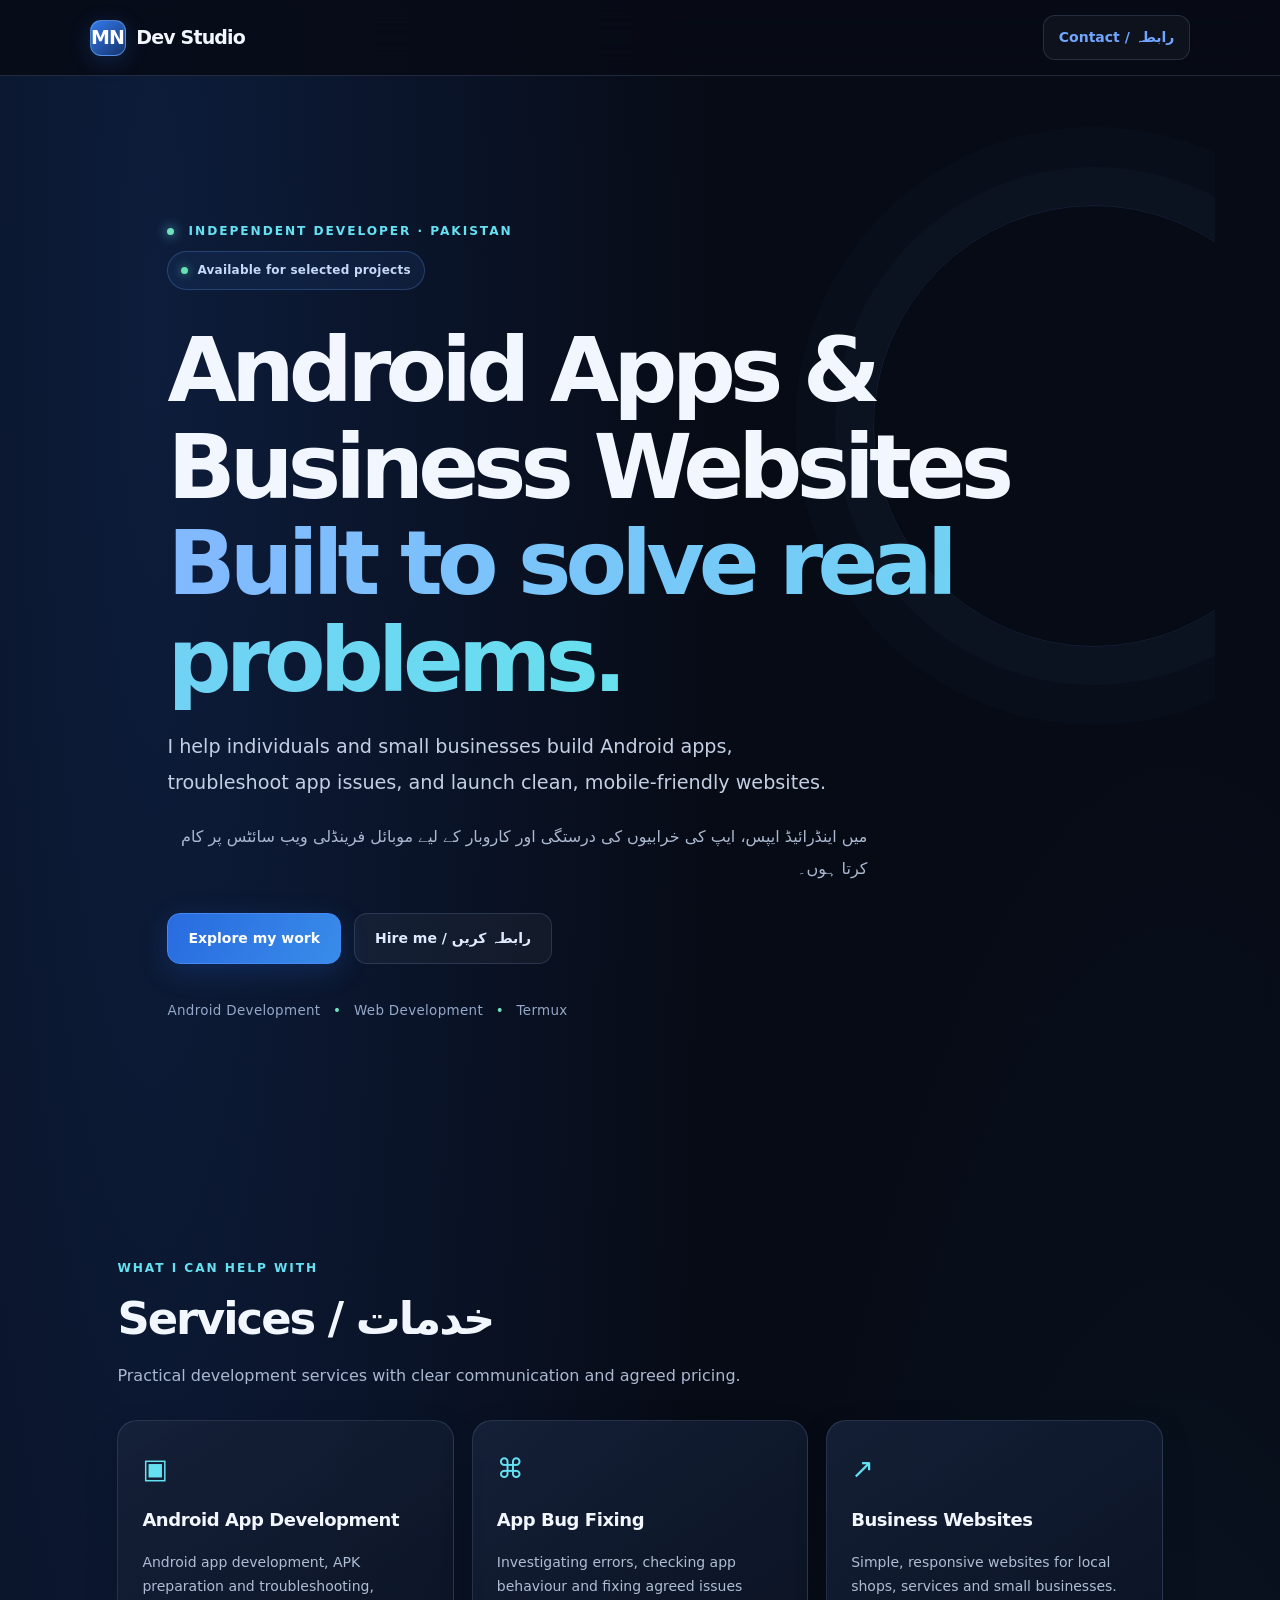
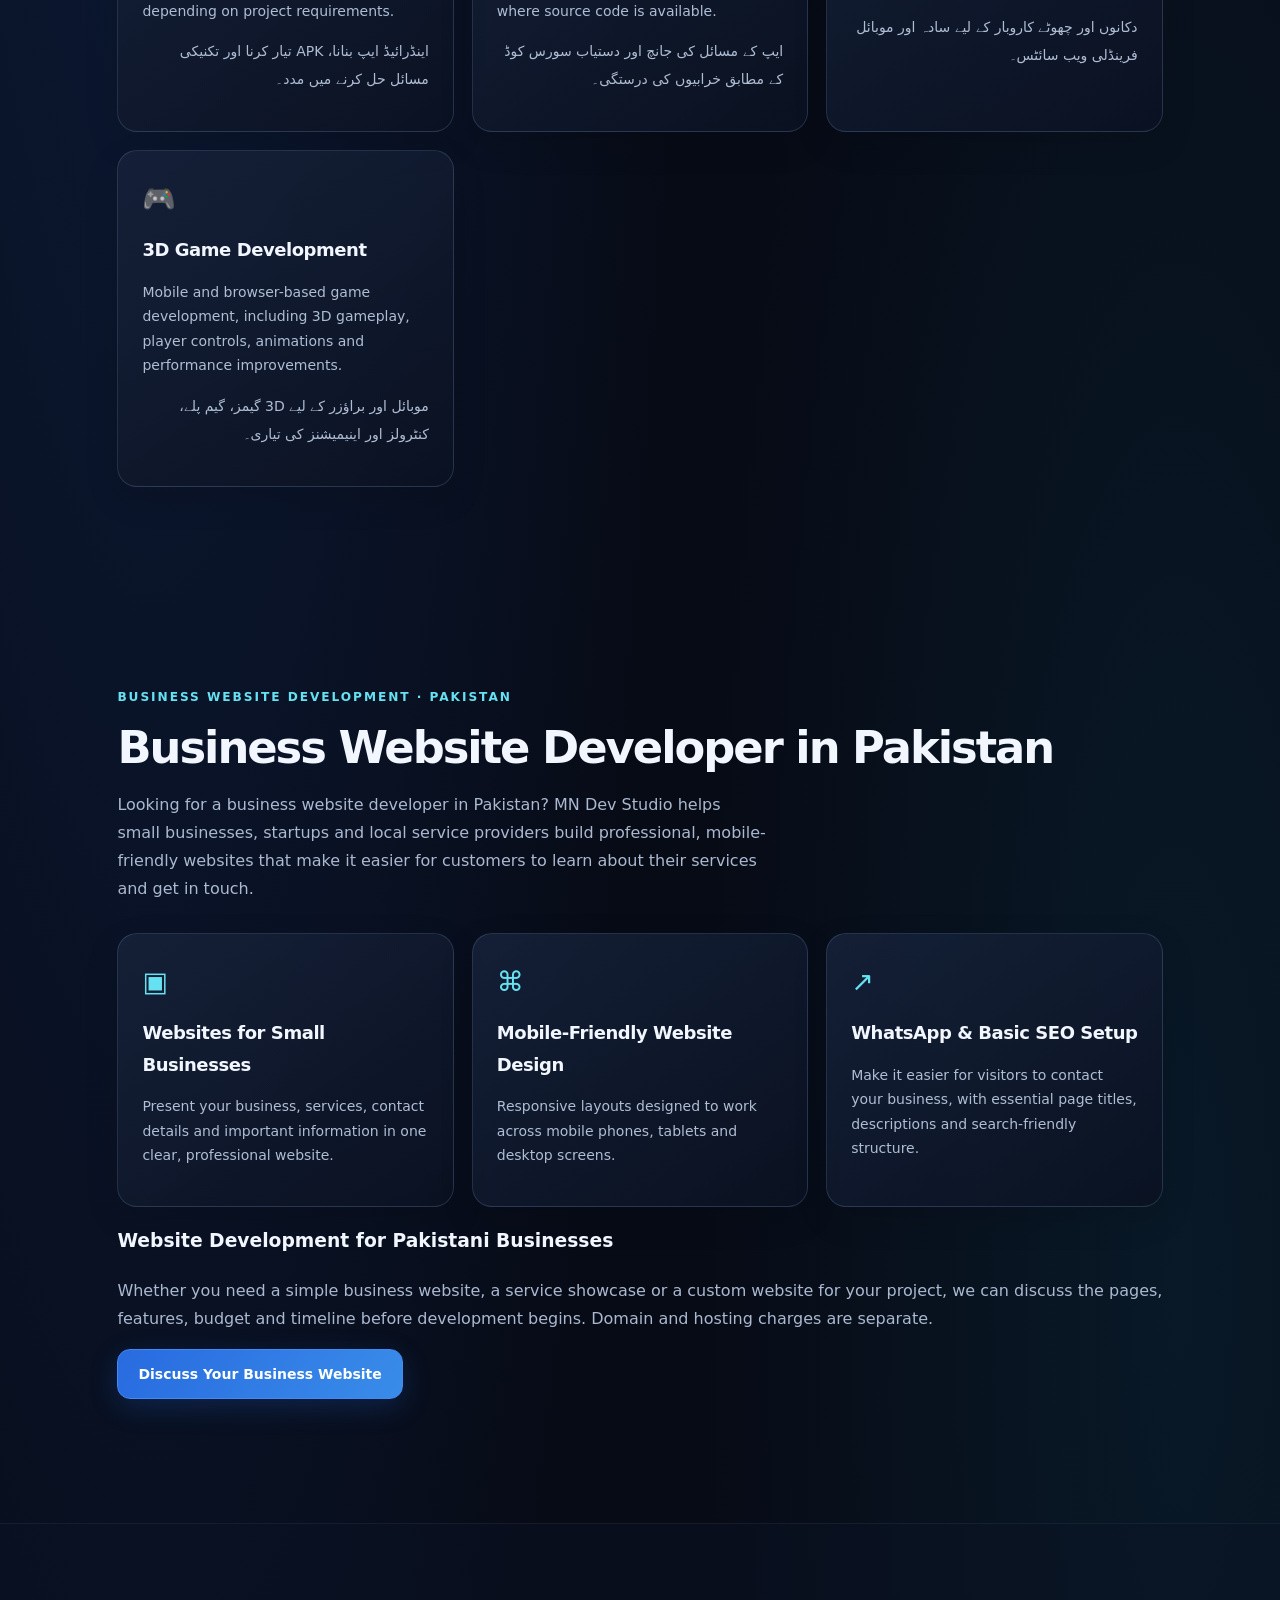
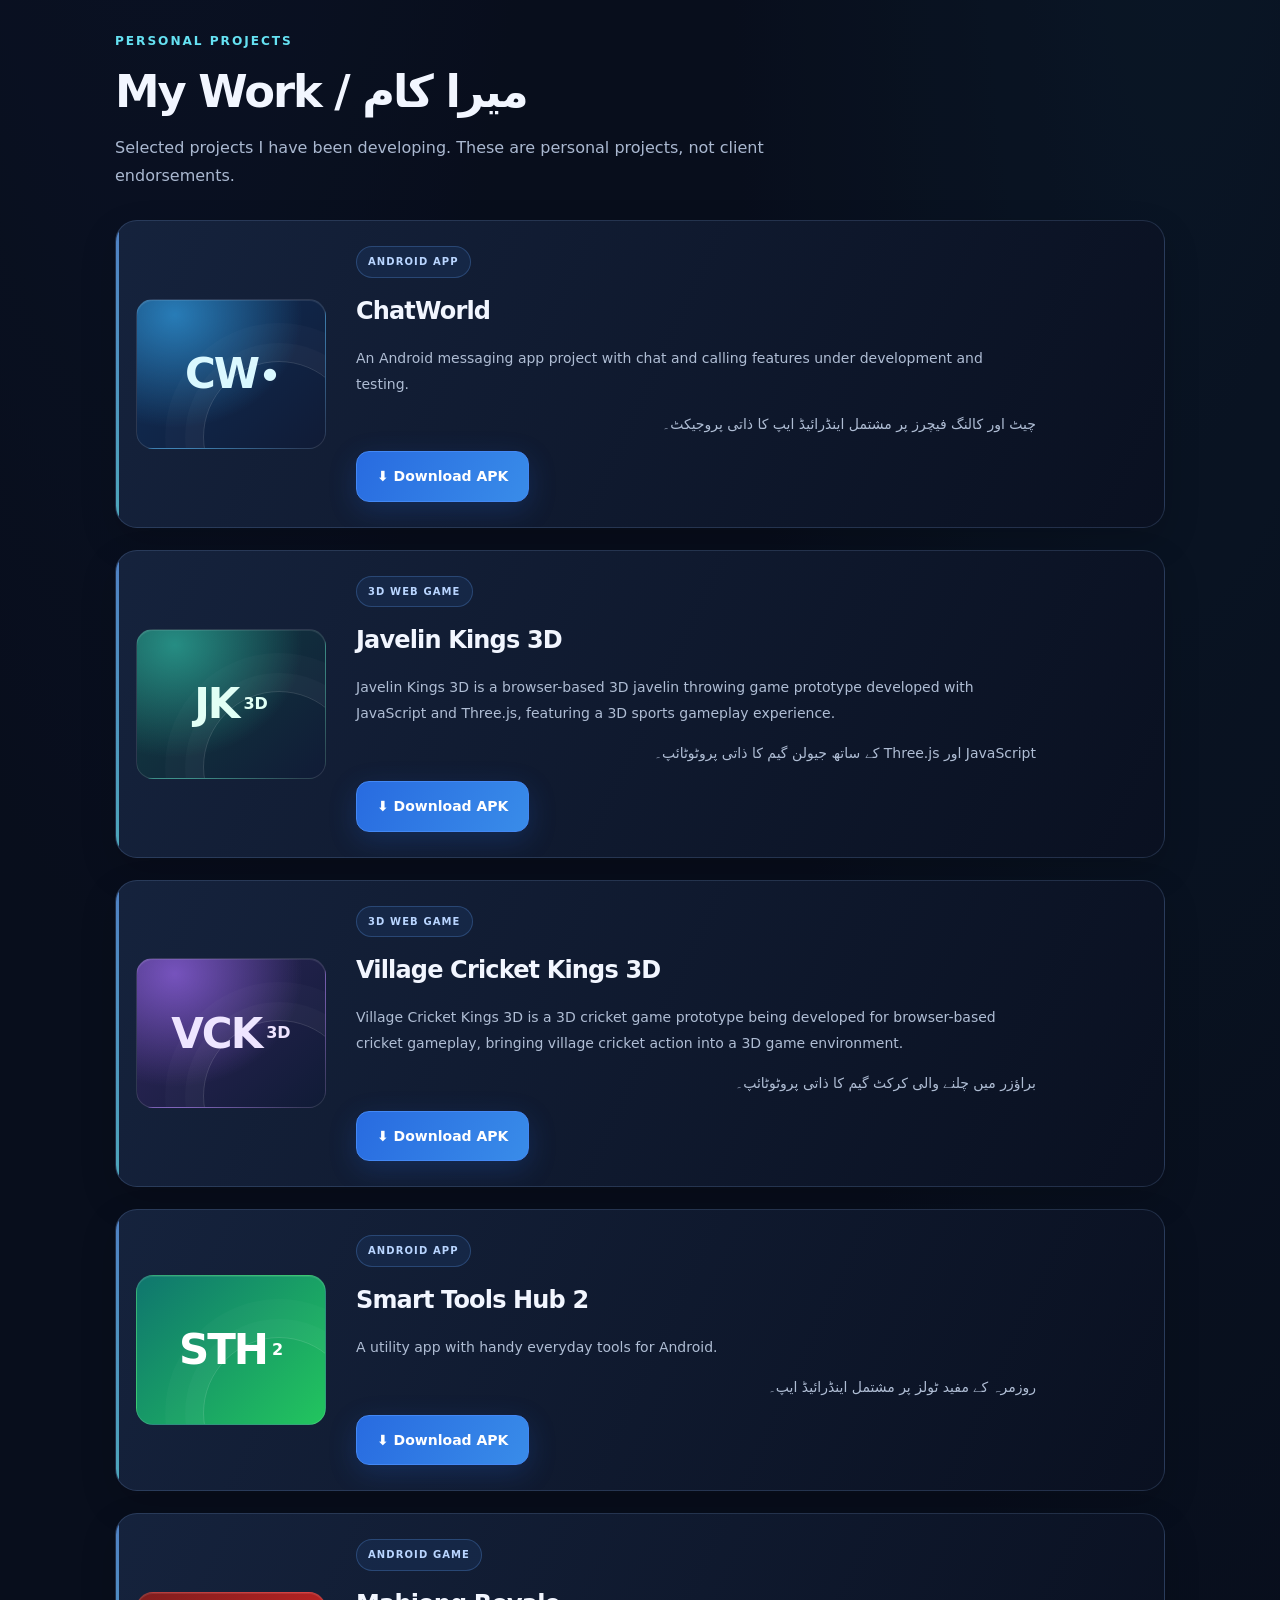
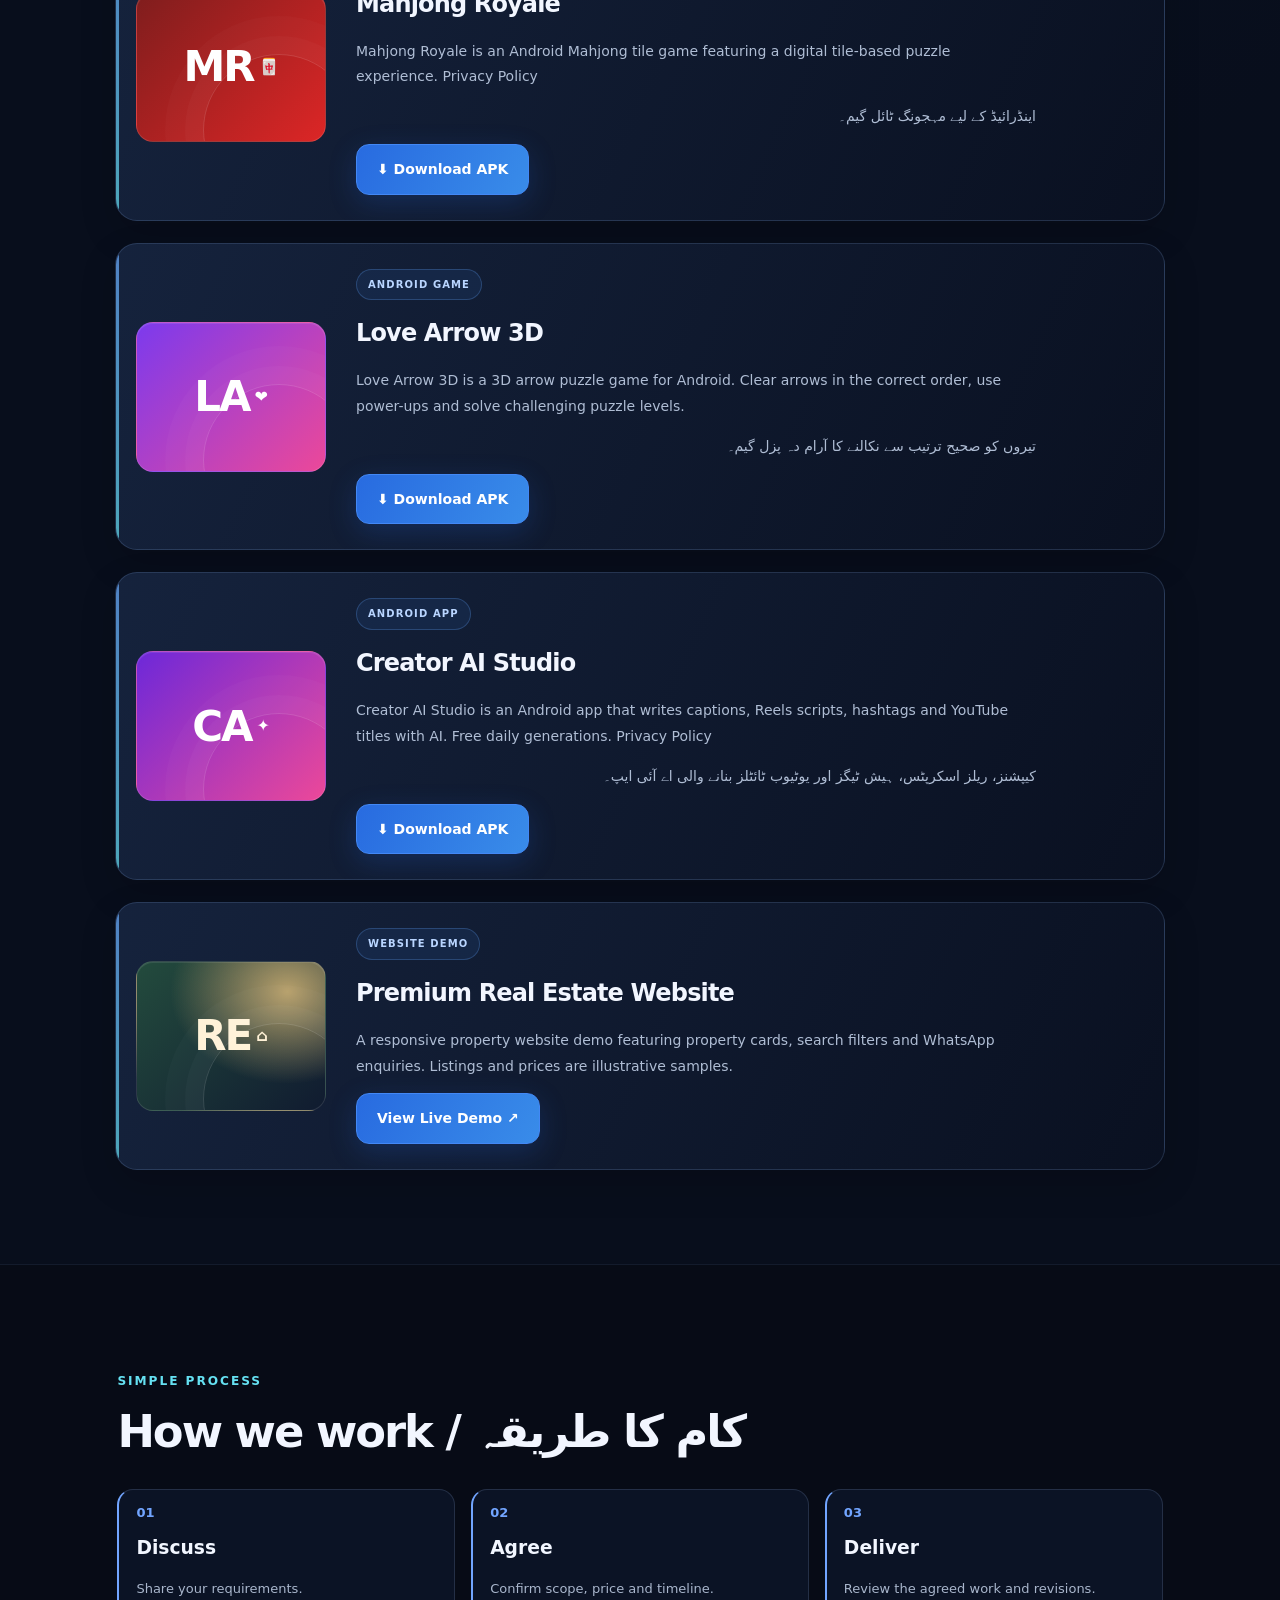
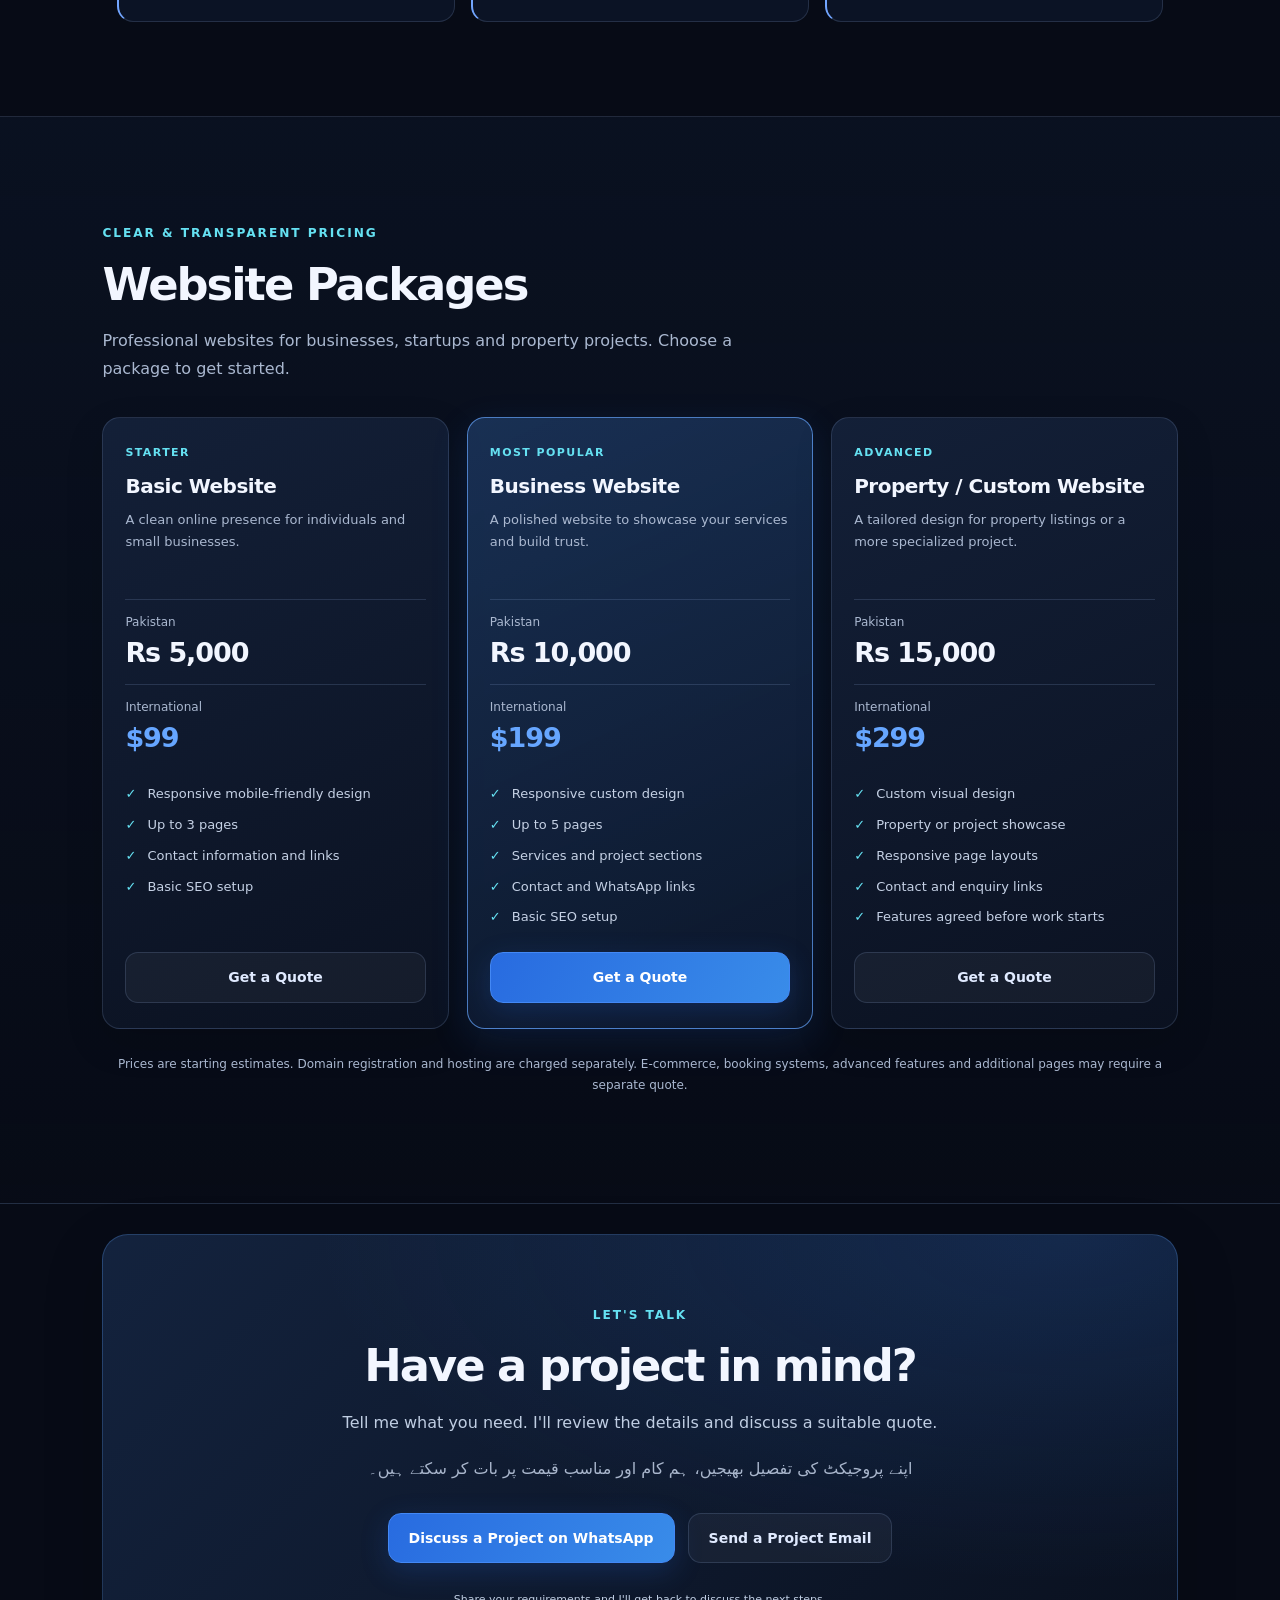
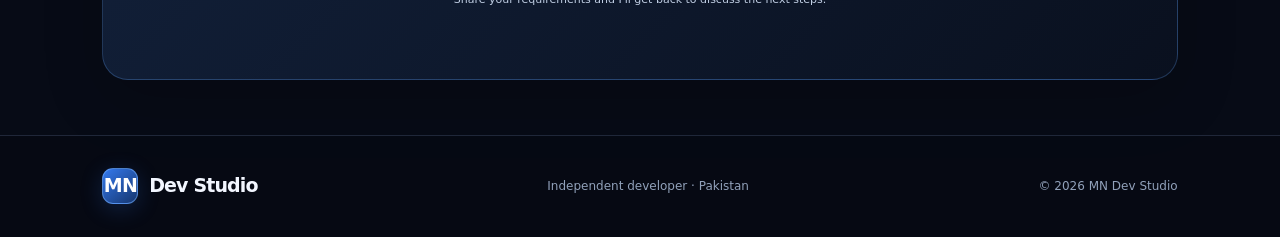
<file: index.html>
<!doctype html>
<html lang="en">
<head>
  <meta charset="UTF-8">
  <meta name="viewport" content="width=device-width, initial-scale=1">
  <meta name="theme-color" content="#101827">
  <meta name="description" content="Looking for Android app or 3D game development in Pakistan? MN Dev Studio builds Android apps, 3D games, fixes APK issues and creates responsive websites.">
  <title>Android App & 3D Game Development Pakistan | MN Dev Studio</title>
  <link rel="canonical" href="https://miannaveed987.github.io/mn-dev-studio/">
  <meta name="robots" content="index, follow">
  <meta property="og:type" content="website">
  <meta property="og:title" content="Android App & 3D Game Development Pakistan | MN Dev Studio">
  <meta property="og:description" content="Android apps, 3D game development, APK bug fixing and responsive website development by MN Dev Studio in Pakistan.">
  <meta property="og:url" content="https://miannaveed987.github.io/mn-dev-studio/">
  <meta name="twitter:card" content="summary">
  <meta name="twitter:title" content="MN Dev Studio | Android Apps & 3D Games">
  <meta name="twitter:description" content="Android apps, 3D games, APK bug fixing and responsive websites in Pakistan.">
  <script type="application/ld+json">
  {
    "@context": "https://schema.org",
    "@type": "WebSite",
    "name": "MN Dev Studio",
    "url": "https://miannaveed987.github.io/mn-dev-studio/",
    "description": "Android app development, app bug fixing and responsive business websites in Pakistan."
  }
  </script>

  <script type="application/ld+json">
  {
    "@context": "https://schema.org",
    "@type": "Organization",
    "name": "MN Dev Studio",
    "url": "https://miannaveed987.github.io/mn-dev-studio/",
    "description": "Android app development, game development, app bug fixing and business websites in Pakistan.",
    "email": "mian.987.mn@gmail.com",
    "telephone": "+923074644045",
    "areaServed": {
      "@type": "Country",
      "name": "Pakistan"
    },
    "knowsAbout": [
      "Android App Development",
      "3D Game Development",
      "Website Development",
      "App Bug Fixing"
    ]
  }
  </script>
  <link rel="stylesheet" href="style.css?v=downloads1">
</head>
<body>
  <header class="topbar">
    <a class="brand" href="#home"><span>MN</span> Dev Studio</a>
    <a class="nav-contact" href="#contact">Contact / رابطہ</a>
  </header>

  <main>
    <section class="hero" id="home">
      <div class="eyebrow"><span class="dot"></span> INDEPENDENT DEVELOPER · PAKISTAN</div>
      <div class="availability-badge"><span></span> Available for selected projects</div>
      <h1>Android Apps & Business Websites<br><span>Built to solve real problems.</span></h1>
      <p class="intro">I help individuals and small businesses build Android apps, troubleshoot app issues, and launch clean, mobile-friendly websites.</p>
      <p class="urdu" lang="ur" dir="rtl">میں اینڈرائیڈ ایپس، ایپ کی خرابیوں کی درستگی اور کاروبار کے لیے موبائل فرینڈلی ویب سائٹس پر کام کرتا ہوں۔</p>
      <div class="actions">
        <a class="btn primary" href="#projects">Explore my work</a>
        <a class="btn secondary" href="#contact">Hire me / رابطہ کریں</a>
      </div>
      <div class="hero-note">Android Development <span>•</span> Web Development <span>•</span> Termux</div>
    </section>

    <section class="section" id="services">
      <div class="section-heading">
        <p class="eyebrow">WHAT I CAN HELP WITH</p>
        <h2>Services / خدمات</h2>
        <p>Practical development services with clear communication and agreed pricing.</p>
      </div>
      <div class="cards">
        <article class="card">
          <div class="card-icon">▣</div>
          <h3>Android App Development</h3>
          <p>Android app development, APK preparation and troubleshooting, depending on project requirements.</p>
          <p class="urdu" lang="ur" dir="rtl">اینڈرائیڈ ایپ بنانا، APK تیار کرنا اور تکنیکی مسائل حل کرنے میں مدد۔</p>
        </article>
        <article class="card">
          <div class="card-icon">⌘</div>
          <h3>App Bug Fixing</h3>
          <p>Investigating errors, checking app behaviour and fixing agreed issues where source code is available.</p>
          <p class="urdu" lang="ur" dir="rtl">ایپ کے مسائل کی جانچ اور دستیاب سورس کوڈ کے مطابق خرابیوں کی درستگی۔</p>
        </article>
        <article class="card">
          <div class="card-icon">↗</div>
          <h3>Business Websites</h3>
          <p>Simple, responsive websites for local shops, services and small businesses.</p>
          <p class="urdu" lang="ur" dir="rtl">دکانوں اور چھوٹے کاروبار کے لیے سادہ اور موبائل فرینڈلی ویب سائٹس۔</p>
        </article>
        <article class="card">
          <div class="card-icon">🎮</div>
          <h3>3D Game Development</h3>
          <p>Mobile and browser-based game development, including 3D gameplay, player controls, animations and performance improvements.</p>
          <p class="urdu" lang="ur" dir="rtl">موبائل اور براؤزر کے لیے 3D گیمز، گیم پلے، کنٹرولز اور اینیمیشنز کی تیاری۔</p>
        </article>
      </div>
    </section>

    <section class="section" id="website-development">
      <div class="section-heading">
        <p class="eyebrow">BUSINESS WEBSITE DEVELOPMENT · PAKISTAN</p>
        <h2>Business Website Developer in Pakistan</h2>
        <p>Looking for a business website developer in Pakistan? MN Dev Studio helps small businesses, startups and local service providers build professional, mobile-friendly websites that make it easier for customers to learn about their services and get in touch.</p>
      </div>

      <div class="cards">
        <article class="card">
          <div class="card-icon">▣</div>
          <h3>Websites for Small Businesses</h3>
          <p>Present your business, services, contact details and important information in one clear, professional website.</p>
        </article>
        <article class="card">
          <div class="card-icon">⌘</div>
          <h3>Mobile-Friendly Website Design</h3>
          <p>Responsive layouts designed to work across mobile phones, tablets and desktop screens.</p>
        </article>
        <article class="card">
          <div class="card-icon">↗</div>
          <h3>WhatsApp & Basic SEO Setup</h3>
          <p>Make it easier for visitors to contact your business, with essential page titles, descriptions and search-friendly structure.</p>
        </article>
      </div>

      <div class="section-heading">
        <h3>Website Development for Pakistani Businesses</h3>
        <p>Whether you need a simple business website, a service showcase or a custom website for your project, we can discuss the pages, features, budget and timeline before development begins. Domain and hosting charges are separate.</p>
        <a class="btn primary" href="#contact">Discuss Your Business Website</a>
      </div>
    </section>

    <section class="section projects" id="projects">
      <div class="section-heading">
        <p class="eyebrow">PERSONAL PROJECTS</p>
        <h2>My Work / میرا کام</h2>
        <p>Selected projects I have been developing. These are personal projects, not client endorsements.</p>
      </div>
      <div class="project-list">
        <article class="project">
          <div class="project-art chat-art">CW<span>●</span></div>
          <div class="project-info">
            <span class="tag">ANDROID APP</span>
            <h3>ChatWorld</h3>
            <p>An Android messaging app project with chat and calling features under development and testing.</p>
            <p class="urdu" lang="ur" dir="rtl">چیٹ اور کالنگ فیچرز پر مشتمل اینڈرائیڈ ایپ کا ذاتی پروجیکٹ۔</p>
          <div class="project-actions"><a class="btn primary" href="https://github.com/miannaveed987/mn-dev-studio/releases/download/chatworld-v1.7/ChatWorld-v1.7-Signed.apk" rel="noopener">⬇ Download APK</a></div>
          </div>
        </article>
        <article class="project">
          <div class="project-art javelin-art">JK<span>3D</span></div>
          <div class="project-info">
            <span class="tag">3D WEB GAME</span>
            <h3>Javelin Kings 3D</h3>
            <p>Javelin Kings 3D is a browser-based 3D javelin throwing game prototype developed with JavaScript and Three.js, featuring a 3D sports gameplay experience.</p>
            <p class="urdu" lang="ur" dir="rtl">JavaScript اور Three.js کے ساتھ جیولن گیم کا ذاتی پروٹوٹائپ۔</p>
          <div class="project-actions"><a class="btn primary" href="apks/JavelinKings3D.apk" download rel="noopener">⬇ Download APK</a></div>
          </div>
        </article>
        <article class="project">
          <div class="project-art cricket-art">VCK<span>3D</span></div>
          <div class="project-info">
            <span class="tag">3D WEB GAME</span>
            <h3>Village Cricket Kings 3D</h3>
            <p>Village Cricket Kings 3D is a 3D cricket game prototype being developed for browser-based cricket gameplay, bringing village cricket action into a 3D game environment.</p>
            <p class="urdu" lang="ur" dir="rtl">براؤزر میں چلنے والی کرکٹ گیم کا ذاتی پروٹوٹائپ۔</p>
          <div class="project-actions"><a class="btn primary" href="apks/VillageCricketKings3D.apk" download rel="noopener">⬇ Download APK</a></div>
          </div>
        </article>
        <article class="project">
          <div class="project-art tools-art">STH<span>2</span></div>
          <div class="project-info">
            <span class="tag">ANDROID APP</span>
            <h3>Smart Tools Hub 2</h3>
            <p>A utility app with handy everyday tools for Android.</p>
            <p class="urdu" lang="ur" dir="rtl">روزمرہ کے مفید ٹولز پر مشتمل اینڈرائیڈ ایپ۔</p>
            <div class="project-actions"><a class="btn primary" href="https://miannaveed987.github.io/smart-tools-hub-2.apk" download rel="noopener">⬇ Download APK</a></div>
          </div>
        </article>
        <article class="project">
          <div class="project-art mahjong-art">MR<span>🀄</span></div>
          <div class="project-info">
            <span class="tag">ANDROID GAME</span>
            <h3>Mahjong Royale</h3>
            <p>Mahjong Royale is an Android Mahjong tile game featuring a digital tile-based puzzle experience. <a href="mahjong-royale-privacy.html">Privacy Policy</a></p>
            <p class="urdu" lang="ur" dir="rtl">اینڈرائیڈ کے لیے مہجونگ ٹائل گیم۔</p>
            <div class="project-actions"><a class="btn primary" href="apks/MahjongRoyale.apk" download rel="noopener">⬇ Download APK</a></div>
          </div>
        </article>
        <article class="project">
          <div class="project-art love-art">LA<span>❤</span></div>
          <div class="project-info">
            <span class="tag">ANDROID GAME</span>
            <h3>Love Arrow 3D</h3>
            <p>Love Arrow 3D is a 3D arrow puzzle game for Android. Clear arrows in the correct order, use power-ups and solve challenging puzzle levels.</p>
            <p class="urdu" lang="ur" dir="rtl">تیروں کو صحیح ترتیب سے نکالنے کا آرام دہ پزل گیم۔</p>
            <div class="project-actions"><a class="btn primary" href="apks/LoveArrow3D.apk" download rel="noopener">⬇ Download APK</a> </div>
          </div>
        </article>
        <article class="project">
          <div class="project-art creator-art">CA<span>✦</span></div>
          <div class="project-info">
            <span class="tag">ANDROID APP</span>
            <h3>Creator AI Studio</h3>
            <p>Creator AI Studio is an Android app that writes captions, Reels scripts, hashtags and YouTube titles with AI. Free daily generations. <a href="creator-ai-studio-privacy.html">Privacy Policy</a></p>
            <p class="urdu" lang="ur" dir="rtl">کیپشنز، ریلز اسکرپٹس، ہیش ٹیگز اور یوٹیوب ٹائٹلز بنانے والی اے آئی ایپ۔</p>
            <div class="project-actions"><a class="btn primary" href="apks/CreatorAIStudio.apk" download rel="noopener">⬇ Download APK</a></div>
          </div>
        </article>
        <article class="project">
          <div class="project-art realestate-art">RE<span>⌂</span></div>
          <div class="project-info">
            <span class="tag">WEBSITE DEMO</span>
            <h3>Premium Real Estate Website</h3>
            <p>A responsive property website demo featuring property cards, search filters and WhatsApp enquiries. Listings and prices are illustrative samples.</p>
            <a class="btn primary" href="https://miannaveed987.github.io/mn-real-estate-demo/" target="_blank" rel="noopener noreferrer">View Live Demo ↗</a>
          </div>
        </article>
      </div>
    </section>

    <section class="section process">
      <div class="section-heading">
        <p class="eyebrow">SIMPLE PROCESS</p>
        <h2>How we work / کام کا طریقہ</h2>
      </div>
      <div class="steps">
        <div><b>01</b><h3>Discuss</h3><p>Share your requirements.</p></div>
        <div><b>02</b><h3>Agree</h3><p>Confirm scope, price and timeline.</p></div>
        <div><b>03</b><h3>Deliver</h3><p>Review the agreed work and revisions.</p></div>
      </div>
    </section>

    <section class="section pricing-section" id="pricing">
      <div class="section-heading">
        <p class="eyebrow">CLEAR & TRANSPARENT PRICING</p>
        <h2>Website Packages</h2>
        <p>Professional websites for businesses, startups and property projects. Choose a package to get started.</p>
      </div>

      <div class="pricing-grid">
        <article class="price-card">
          <p class="price-label">STARTER</p>
          <h3>Basic Website</h3>
          <p class="price-description">A clean online presence for individuals and small businesses.</p>
          <div class="price-group">
            <span>Pakistan</span>
            <strong>Rs 5,000</strong>
          </div>
          <div class="price-group international-price">
            <span>International</span>
            <strong>$99</strong>
          </div>
          <ul>
            <li>Responsive mobile-friendly design</li>
            <li>Up to 3 pages</li>
            <li>Contact information and links</li>
            <li>Basic SEO setup</li>
          </ul>
          <a class="btn secondary price-cta" href="#contact">Get a Quote</a>
        </article>

        <article class="price-card featured-price">
          <p class="price-label">MOST POPULAR</p>
          <h3>Business Website</h3>
          <p class="price-description">A polished website to showcase your services and build trust.</p>
          <div class="price-group">
            <span>Pakistan</span>
            <strong>Rs 10,000</strong>
          </div>
          <div class="price-group international-price">
            <span>International</span>
            <strong>$199</strong>
          </div>
          <ul>
            <li>Responsive custom design</li>
            <li>Up to 5 pages</li>
            <li>Services and project sections</li>
            <li>Contact and WhatsApp links</li>
            <li>Basic SEO setup</li>
          </ul>
          <a class="btn primary price-cta" href="#contact">Get a Quote</a>
        </article>

        <article class="price-card">
          <p class="price-label">ADVANCED</p>
          <h3>Property / Custom Website</h3>
          <p class="price-description">A tailored design for property listings or a more specialized project.</p>
          <div class="price-group">
            <span>Pakistan</span>
            <strong>Rs 15,000</strong>
          </div>
          <div class="price-group international-price">
            <span>International</span>
            <strong>$299</strong>
          </div>
          <ul>
            <li>Custom visual design</li>
            <li>Property or project showcase</li>
            <li>Responsive page layouts</li>
            <li>Contact and enquiry links</li>
            <li>Features agreed before work starts</li>
          </ul>
          <a class="btn secondary price-cta" href="#contact">Get a Quote</a>
        </article>
      </div>

      <p class="pricing-note">Prices are starting estimates. Domain registration and hosting are charged separately. E-commerce, booking systems, advanced features and additional pages may require a separate quote.</p>
    </section>

    <section class="contact-section" id="contact">
      <p class="eyebrow">LET'S TALK</p>
      <h2>Have a project in mind?</h2>
      <p>Tell me what you need. I'll review the details and discuss a suitable quote.</p>
      <p class="urdu" lang="ur" dir="rtl">اپنے پروجیکٹ کی تفصیل بھیجیں، ہم کام اور مناسب قیمت پر بات کر سکتے ہیں۔</p>
      <div class="actions centered">
        <a class="btn primary" id="whatsapp-link" href="#">Discuss a Project on WhatsApp</a>
        <a class="btn secondary" id="email-link" href="#">Send a Project Email</a>
      </div>
      <p class="small-note">Share your requirements and I'll get back to discuss the next steps.</p>
    </section>
  </main>

  <footer><a class="brand" href="#home"><span>MN</span> Dev Studio</a><p>Independent developer · Pakistan</p><p>© <span id="year"></span> MN Dev Studio</p></footer>
  <script src="script.js"></script>
</body>
</html>
</file>
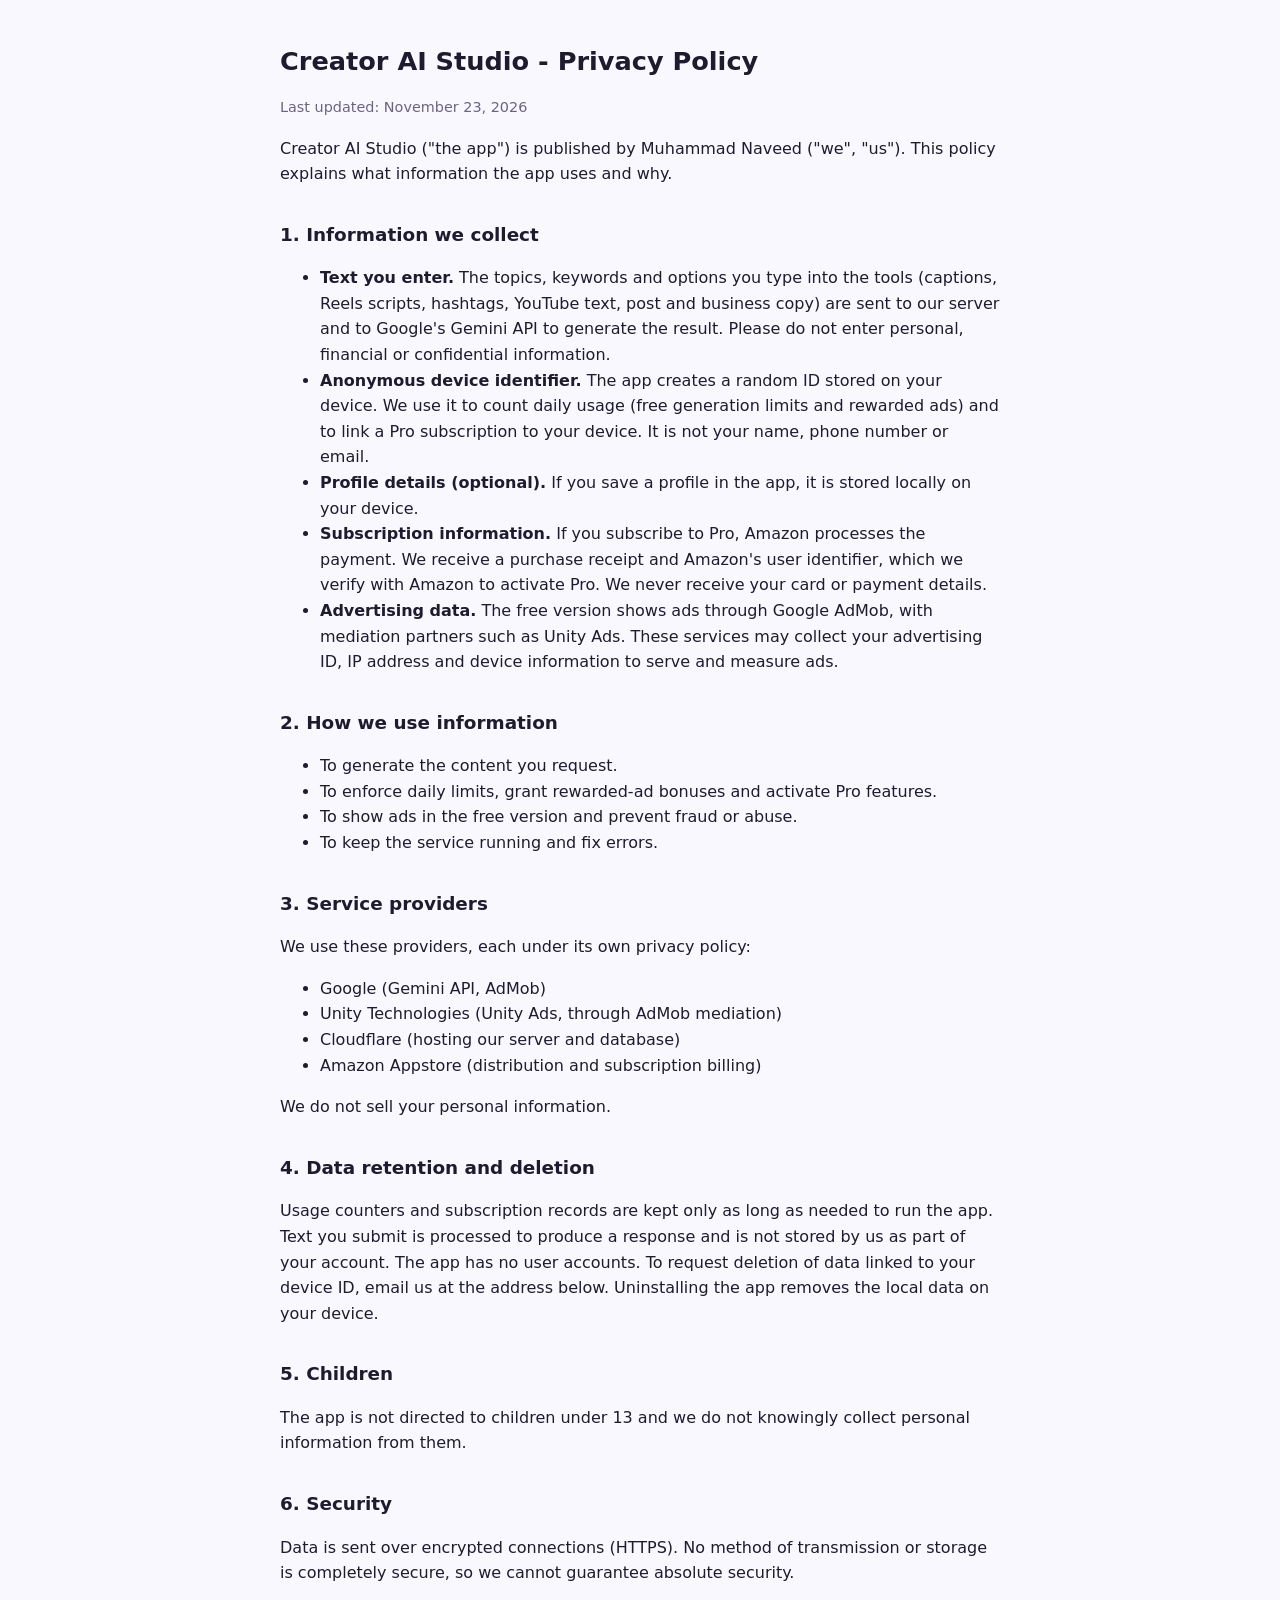
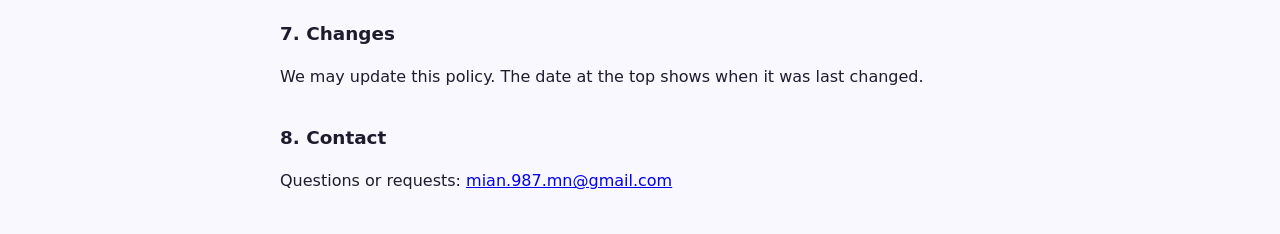
<file: creator-ai-studio-privacy.html>
<!doctype html>
<html lang="en">
<head>
<meta charset="utf-8">
<meta name="viewport" content="width=device-width, initial-scale=1">
<title>Creator AI Studio - Privacy Policy</title>
<style>
  body{font-family:system-ui,-apple-system,Segoe UI,Roboto,sans-serif;line-height:1.6;max-width:720px;margin:0 auto;padding:24px 16px;color:#1f1b2e;background:#faf8ff}
  h1{font-size:1.6rem;margin-bottom:.2em} h2{font-size:1.15rem;margin-top:1.8em}
  .muted{color:#6b6480;font-size:.9rem}
  @media (prefers-color-scheme: dark){body{background:#14101f;color:#ece8f7}.muted{color:#a79fc0}a{color:#c4a8ff}}
</style>
</head>
<body>
<h1>Creator AI Studio - Privacy Policy</h1>
<p class="muted">Last updated: November 23, 2026</p>

<p>Creator AI Studio ("the app") is published by Muhammad Naveed ("we", "us"). This policy explains what information the app uses and why.</p>

<h2>1. Information we collect</h2>
<ul>
  <li><strong>Text you enter.</strong> The topics, keywords and options you type into the tools (captions, Reels scripts, hashtags, YouTube text, post and business copy) are sent to our server and to Google's Gemini API to generate the result. Please do not enter personal, financial or confidential information.</li>
  <li><strong>Anonymous device identifier.</strong> The app creates a random ID stored on your device. We use it to count daily usage (free generation limits and rewarded ads) and to link a Pro subscription to your device. It is not your name, phone number or email.</li>
  <li><strong>Profile details (optional).</strong> If you save a profile in the app, it is stored locally on your device.</li>
  <li><strong>Subscription information.</strong> If you subscribe to Pro, Amazon processes the payment. We receive a purchase receipt and Amazon's user identifier, which we verify with Amazon to activate Pro. We never receive your card or payment details.</li>
  <li><strong>Advertising data.</strong> The free version shows ads through Google AdMob, with mediation partners such as Unity Ads. These services may collect your advertising ID, IP address and device information to serve and measure ads.</li>
</ul>

<h2>2. How we use information</h2>
<ul>
  <li>To generate the content you request.</li>
  <li>To enforce daily limits, grant rewarded-ad bonuses and activate Pro features.</li>
  <li>To show ads in the free version and prevent fraud or abuse.</li>
  <li>To keep the service running and fix errors.</li>
</ul>

<h2>3. Service providers</h2>
<p>We use these providers, each under its own privacy policy:</p>
<ul>
  <li>Google (Gemini API, AdMob)</li>
  <li>Unity Technologies (Unity Ads, through AdMob mediation)</li>
  <li>Cloudflare (hosting our server and database)</li>
  <li>Amazon Appstore (distribution and subscription billing)</li>
</ul>
<p>We do not sell your personal information.</p>

<h2>4. Data retention and deletion</h2>
<p>Usage counters and subscription records are kept only as long as needed to run the app. Text you submit is processed to produce a response and is not stored by us as part of your account. The app has no user accounts. To request deletion of data linked to your device ID, email us at the address below. Uninstalling the app removes the local data on your device.</p>

<h2>5. Children</h2>
<p>The app is not directed to children under 13 and we do not knowingly collect personal information from them.</p>

<h2>6. Security</h2>
<p>Data is sent over encrypted connections (HTTPS). No method of transmission or storage is completely secure, so we cannot guarantee absolute security.</p>

<h2>7. Changes</h2>
<p>We may update this policy. The date at the top shows when it was last changed.</p>

<h2>8. Contact</h2>
<p>Questions or requests: <a href="mailto:mian.987.mn@gmail.com">mian.987.mn@gmail.com</a></p>
</body>
</html>
</file>
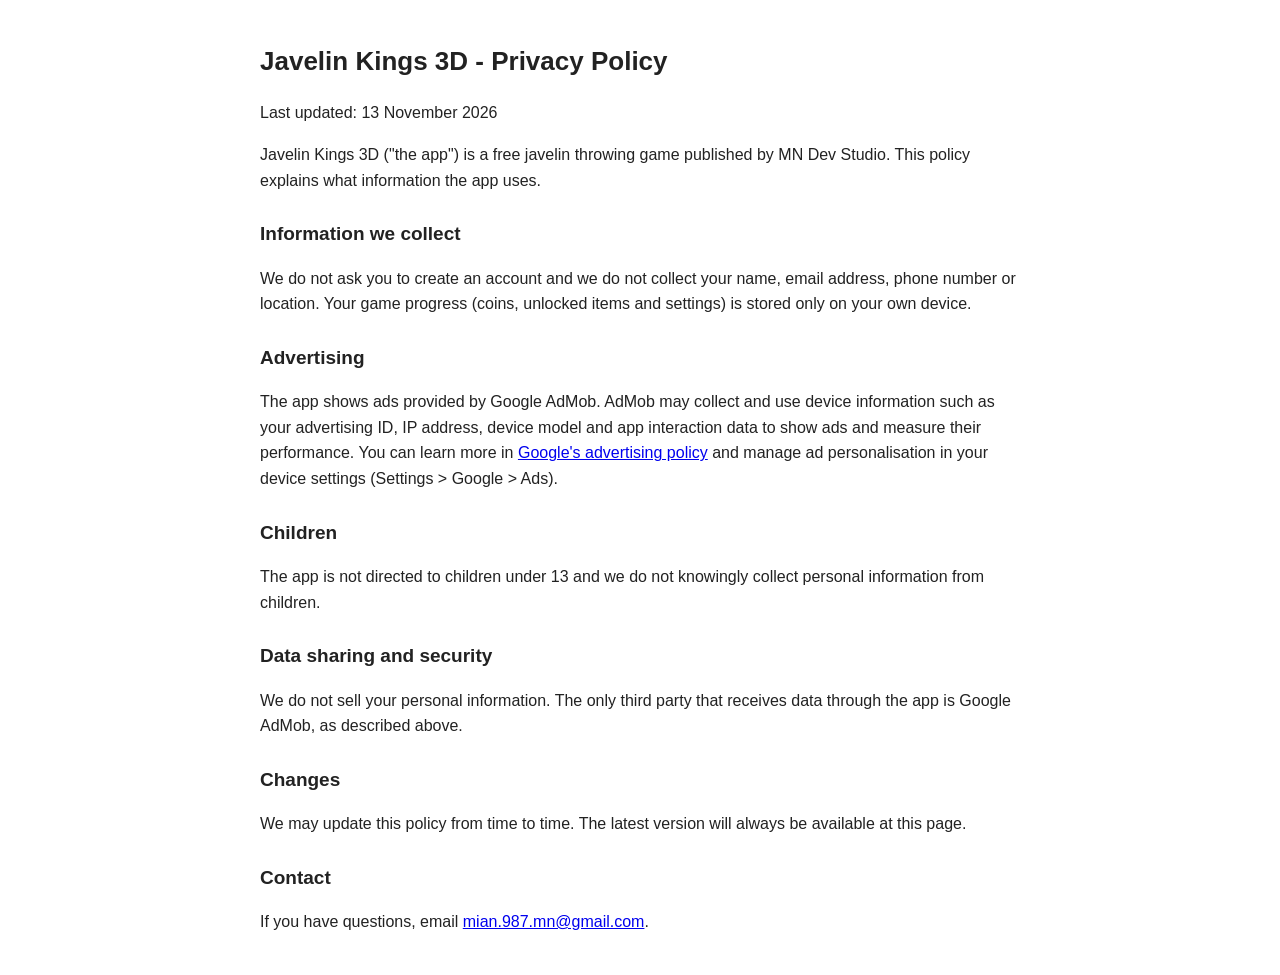
<file: javelin-kings-privacy.html>
<!DOCTYPE html>
<html lang="en"><head><meta charset="utf-8"><meta name="viewport" content="width=device-width,initial-scale=1">
<title>Javelin Kings 3D - Privacy Policy</title>
<style>body{font-family:Arial,sans-serif;max-width:760px;margin:0 auto;padding:24px;line-height:1.6;color:#222}h1{font-size:26px}h2{font-size:19px;margin-top:26px}</style></head>
<body>
<h1>Javelin Kings 3D - Privacy Policy</h1>
<p>Last updated: 13 November 2026</p>
<p>Javelin Kings 3D ("the app") is a free javelin throwing game published by MN Dev Studio. This policy explains what information the app uses.</p>
<h2>Information we collect</h2>
<p>We do not ask you to create an account and we do not collect your name, email address, phone number or location. Your game progress (coins, unlocked items and settings) is stored only on your own device.</p>
<h2>Advertising</h2>
<p>The app shows ads provided by Google AdMob. AdMob may collect and use device information such as your advertising ID, IP address, device model and app interaction data to show ads and measure their performance. You can learn more in <a href="https://policies.google.com/technologies/ads">Google's advertising policy</a> and manage ad personalisation in your device settings (Settings &gt; Google &gt; Ads).</p>
<h2>Children</h2>
<p>The app is not directed to children under 13 and we do not knowingly collect personal information from children.</p>
<h2>Data sharing and security</h2>
<p>We do not sell your personal information. The only third party that receives data through the app is Google AdMob, as described above.</p>
<h2>Changes</h2>
<p>We may update this policy from time to time. The latest version will always be available at this page.</p>
<h2>Contact</h2>
<p>If you have questions, email <a href="mailto:mian.987.mn@gmail.com">mian.987.mn@gmail.com</a>.</p>
</body></html>
</file>
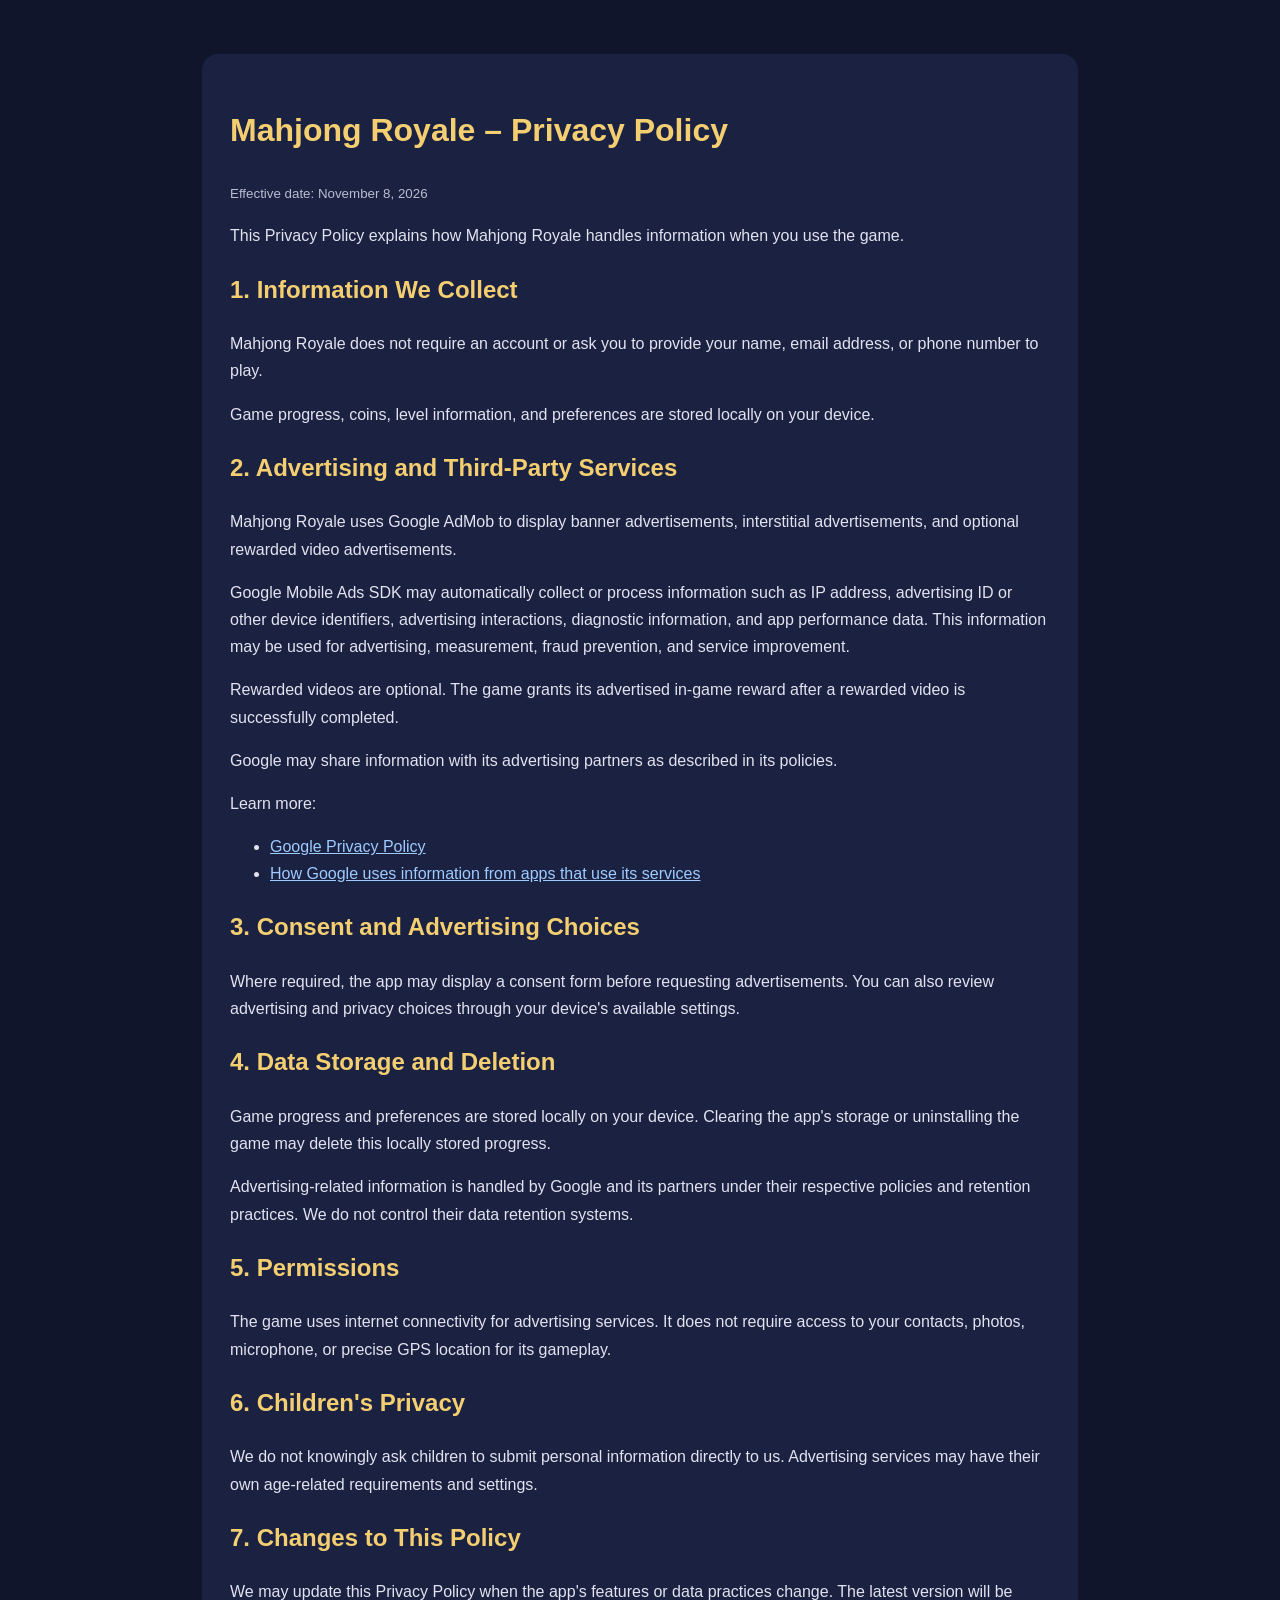
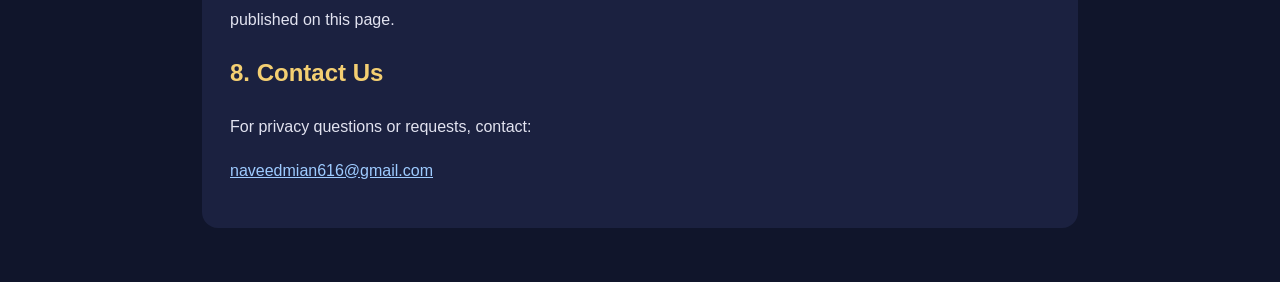
<file: mahjong-royale-privacy.html>
<!DOCTYPE html>
<html lang="en">
<head>
<meta charset="UTF-8">
<meta name="viewport" content="width=device-width, initial-scale=1">
<title>Privacy Policy – Mahjong Royale</title>
<style>
body{font-family:Arial,sans-serif;line-height:1.7;background:#10152b;color:#f4f2ff;margin:0;padding:24px}
main{max-width:820px;margin:30px auto;background:#1b2140;padding:28px;border-radius:16px}
h1,h2{color:#f4cf72}a{color:#9ecbff}p,li{color:#e2e3f0}
small{color:#b9bdd0}
</style>
</head>
<body>
<main>
<h1>Mahjong Royale – Privacy Policy</h1>
<p><small>Effective date: November 8, 2026</small></p>

<p>This Privacy Policy explains how Mahjong Royale handles information when you use the game.</p>

<h2>1. Information We Collect</h2>
<p>Mahjong Royale does not require an account or ask you to provide your name, email address, or phone number to play.</p>
<p>Game progress, coins, level information, and preferences are stored locally on your device.</p>

<h2>2. Advertising and Third-Party Services</h2>
<p>Mahjong Royale uses Google AdMob to display banner advertisements, interstitial advertisements, and optional rewarded video advertisements.</p>
<p>Google Mobile Ads SDK may automatically collect or process information such as IP address, advertising ID or other device identifiers, advertising interactions, diagnostic information, and app performance data. This information may be used for advertising, measurement, fraud prevention, and service improvement.</p>
<p>Rewarded videos are optional. The game grants its advertised in-game reward after a rewarded video is successfully completed.</p>
<p>Google may share information with its advertising partners as described in its policies.</p>
<p>Learn more:</p>
<ul>
<li><a href="https://policies.google.com/privacy">Google Privacy Policy</a></li>
<li><a href="https://policies.google.com/technologies/partner-sites">How Google uses information from apps that use its services</a></li>
</ul>

<h2>3. Consent and Advertising Choices</h2>
<p>Where required, the app may display a consent form before requesting advertisements. You can also review advertising and privacy choices through your device's available settings.</p>

<h2>4. Data Storage and Deletion</h2>
<p>Game progress and preferences are stored locally on your device. Clearing the app's storage or uninstalling the game may delete this locally stored progress.</p>
<p>Advertising-related information is handled by Google and its partners under their respective policies and retention practices. We do not control their data retention systems.</p>

<h2>5. Permissions</h2>
<p>The game uses internet connectivity for advertising services. It does not require access to your contacts, photos, microphone, or precise GPS location for its gameplay.</p>

<h2>6. Children's Privacy</h2>
<p>We do not knowingly ask children to submit personal information directly to us. Advertising services may have their own age-related requirements and settings.</p>

<h2>7. Changes to This Policy</h2>
<p>We may update this Privacy Policy when the app's features or data practices change. The latest version will be published on this page.</p>

<h2>8. Contact Us</h2>
<p>For privacy questions or requests, contact:</p>
<p><a href="mailto:naveedmian616@gmail.com">naveedmian616@gmail.com</a></p>
</main>
</body>
</html>
</file>
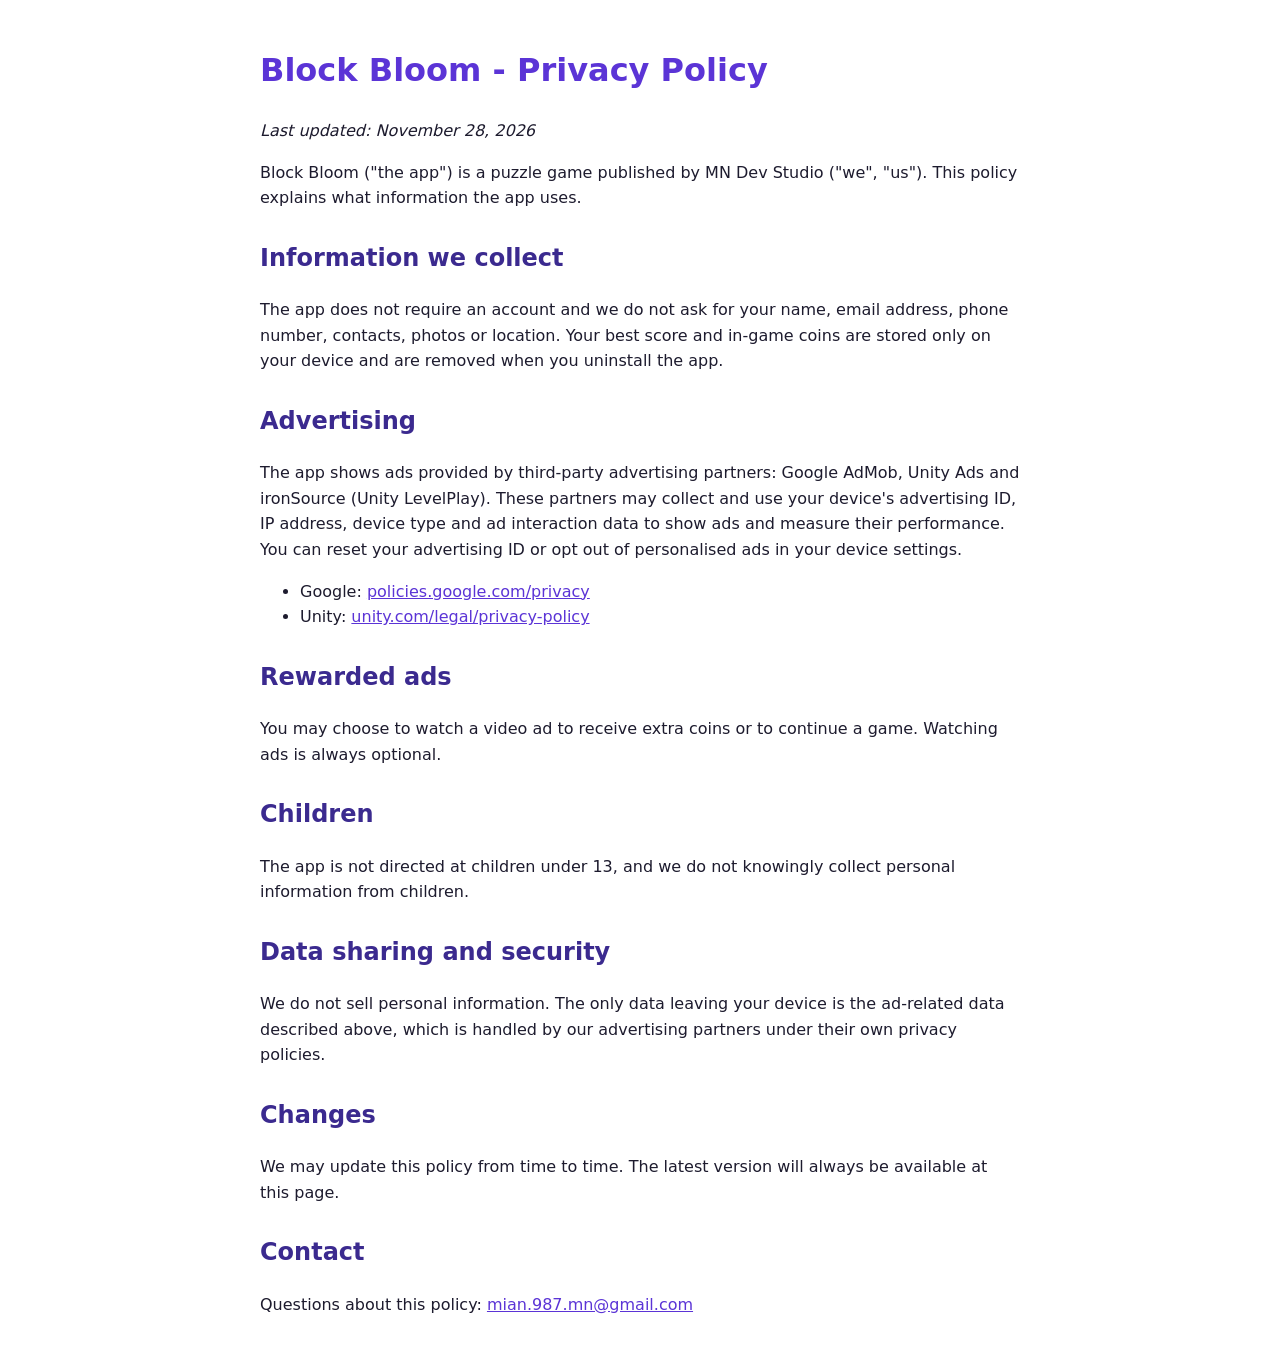
<file: privacy-blockbloom.html>
<!DOCTYPE html>
<html lang="en"><head><meta charset="utf-8"><meta name="viewport" content="width=device-width,initial-scale=1">
<title>Block Bloom - Privacy Policy</title>
<style>body{font-family:system-ui,Segoe UI,Roboto,sans-serif;max-width:760px;margin:0 auto;padding:24px 18px;line-height:1.6;color:#1d1b2e}h1{color:#5b34d6}h2{margin-top:28px;color:#3b2a8f}a{color:#5b34d6}</style></head><body>
<h1>Block Bloom - Privacy Policy</h1>
<p><em>Last updated: November 28, 2026</em></p>
<p>Block Bloom ("the app") is a puzzle game published by MN Dev Studio ("we", "us"). This policy explains what information the app uses.</p>

<h2>Information we collect</h2>
<p>The app does not require an account and we do not ask for your name, email address, phone number, contacts, photos or location. Your best score and in-game coins are stored only on your device and are removed when you uninstall the app.</p>

<h2>Advertising</h2>
<p>The app shows ads provided by third-party advertising partners: Google AdMob, Unity Ads and ironSource (Unity LevelPlay). These partners may collect and use your device's advertising ID, IP address, device type and ad interaction data to show ads and measure their performance. You can reset your advertising ID or opt out of personalised ads in your device settings.</p>
<ul>
<li>Google: <a href="https://policies.google.com/privacy">policies.google.com/privacy</a></li>
<li>Unity: <a href="https://unity.com/legal/privacy-policy">unity.com/legal/privacy-policy</a></li>
</ul>

<h2>Rewarded ads</h2>
<p>You may choose to watch a video ad to receive extra coins or to continue a game. Watching ads is always optional.</p>

<h2>Children</h2>
<p>The app is not directed at children under 13, and we do not knowingly collect personal information from children.</p>

<h2>Data sharing and security</h2>
<p>We do not sell personal information. The only data leaving your device is the ad-related data described above, which is handled by our advertising partners under their own privacy policies.</p>

<h2>Changes</h2>
<p>We may update this policy from time to time. The latest version will always be available at this page.</p>

<h2>Contact</h2>
<p>Questions about this policy: <a href="mailto:mian.987.mn@gmail.com">mian.987.mn@gmail.com</a></p>
</body></html>
</file>
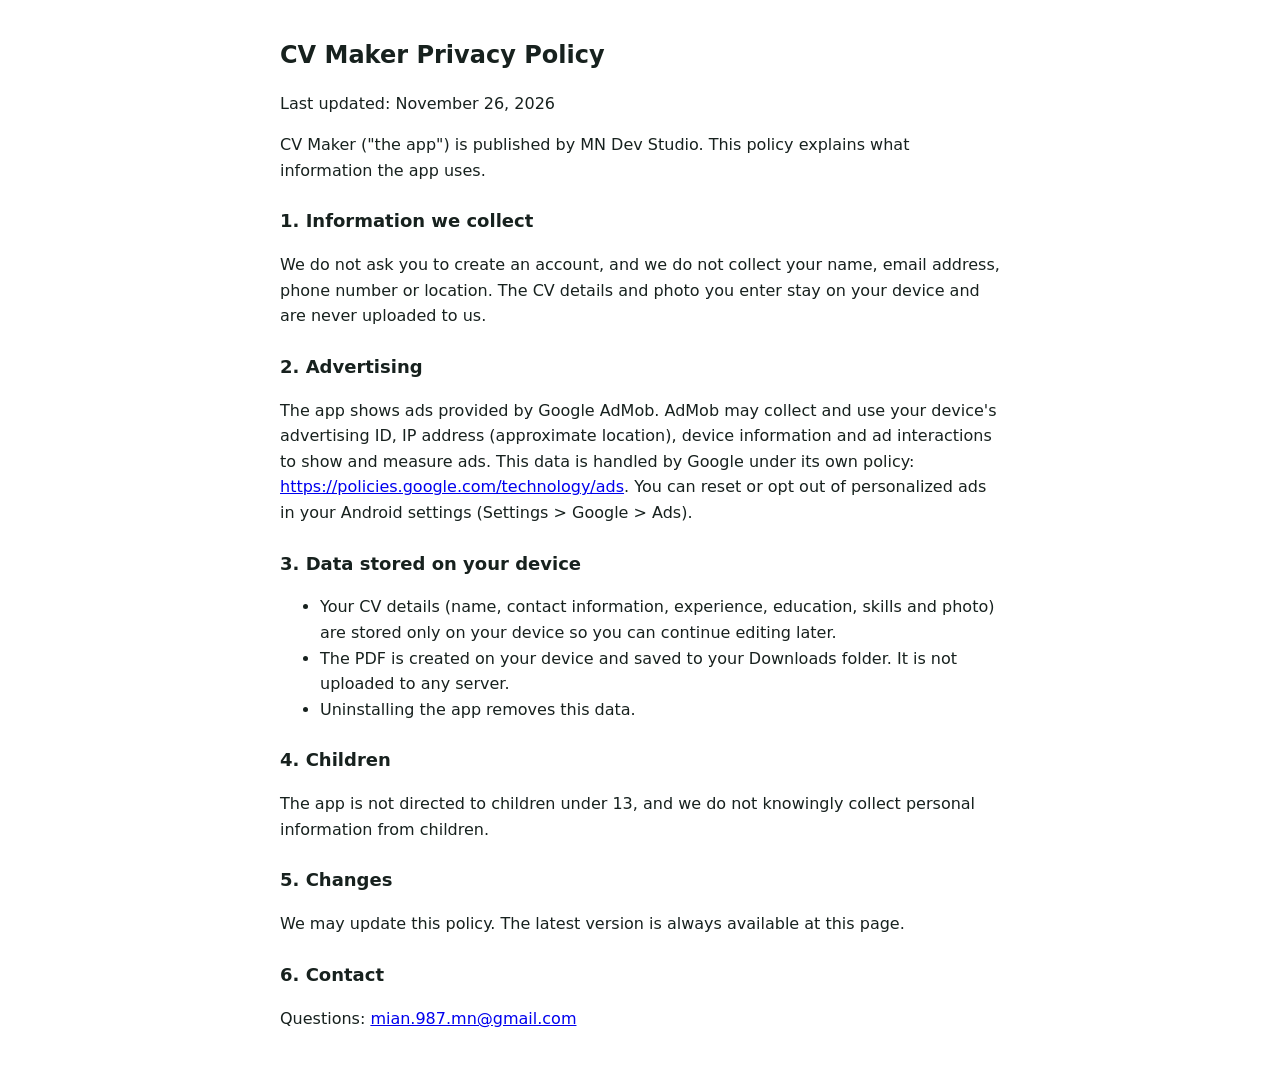
<file: privacy-cv-maker.html>
<!doctype html>
<html lang="en"><head><meta charset="utf-8"><meta name="viewport" content="width=device-width,initial-scale=1">
<title>CV Maker Privacy Policy</title>
<style>body{font-family:system-ui,sans-serif;max-width:720px;margin:0 auto;padding:20px;line-height:1.6;color:#17211e}h1{font-size:24px}h2{font-size:18px;margin-top:24px}</style></head>
<body>
<h1>CV Maker Privacy Policy</h1>
<p>Last updated: November 26, 2026</p>
<p>CV Maker ("the app") is published by MN Dev Studio. This policy explains what information the app uses.</p>

<h2>1. Information we collect</h2>
<p>We do not ask you to create an account, and we do not collect your name, email address, phone number or location. The CV details and photo you enter stay on your device and are never uploaded to us.</p>

<h2>2. Advertising</h2>
<p>The app shows ads provided by Google AdMob. AdMob may collect and use your device's advertising ID, IP address (approximate location), device information and ad interactions to show and measure ads. This data is handled by Google under its own policy: <a href="https://policies.google.com/technology/ads">https://policies.google.com/technology/ads</a>. You can reset or opt out of personalized ads in your Android settings (Settings &gt; Google &gt; Ads).</p>

<h2>3. Data stored on your device</h2>
<ul>
<li>Your CV details (name, contact information, experience, education, skills and photo) are stored only on your device so you can continue editing later.</li>
<li>The PDF is created on your device and saved to your Downloads folder. It is not uploaded to any server.</li>
<li>Uninstalling the app removes this data.</li>
</ul>

<h2>4. Children</h2>
<p>The app is not directed to children under 13, and we do not knowingly collect personal information from children.</p>

<h2>5. Changes</h2>
<p>We may update this policy. The latest version is always available at this page.</p>

<h2>6. Contact</h2>
<p>Questions: <a href="mailto:mian.987.mn@gmail.com">mian.987.mn@gmail.com</a></p>
</body></html>
</file>
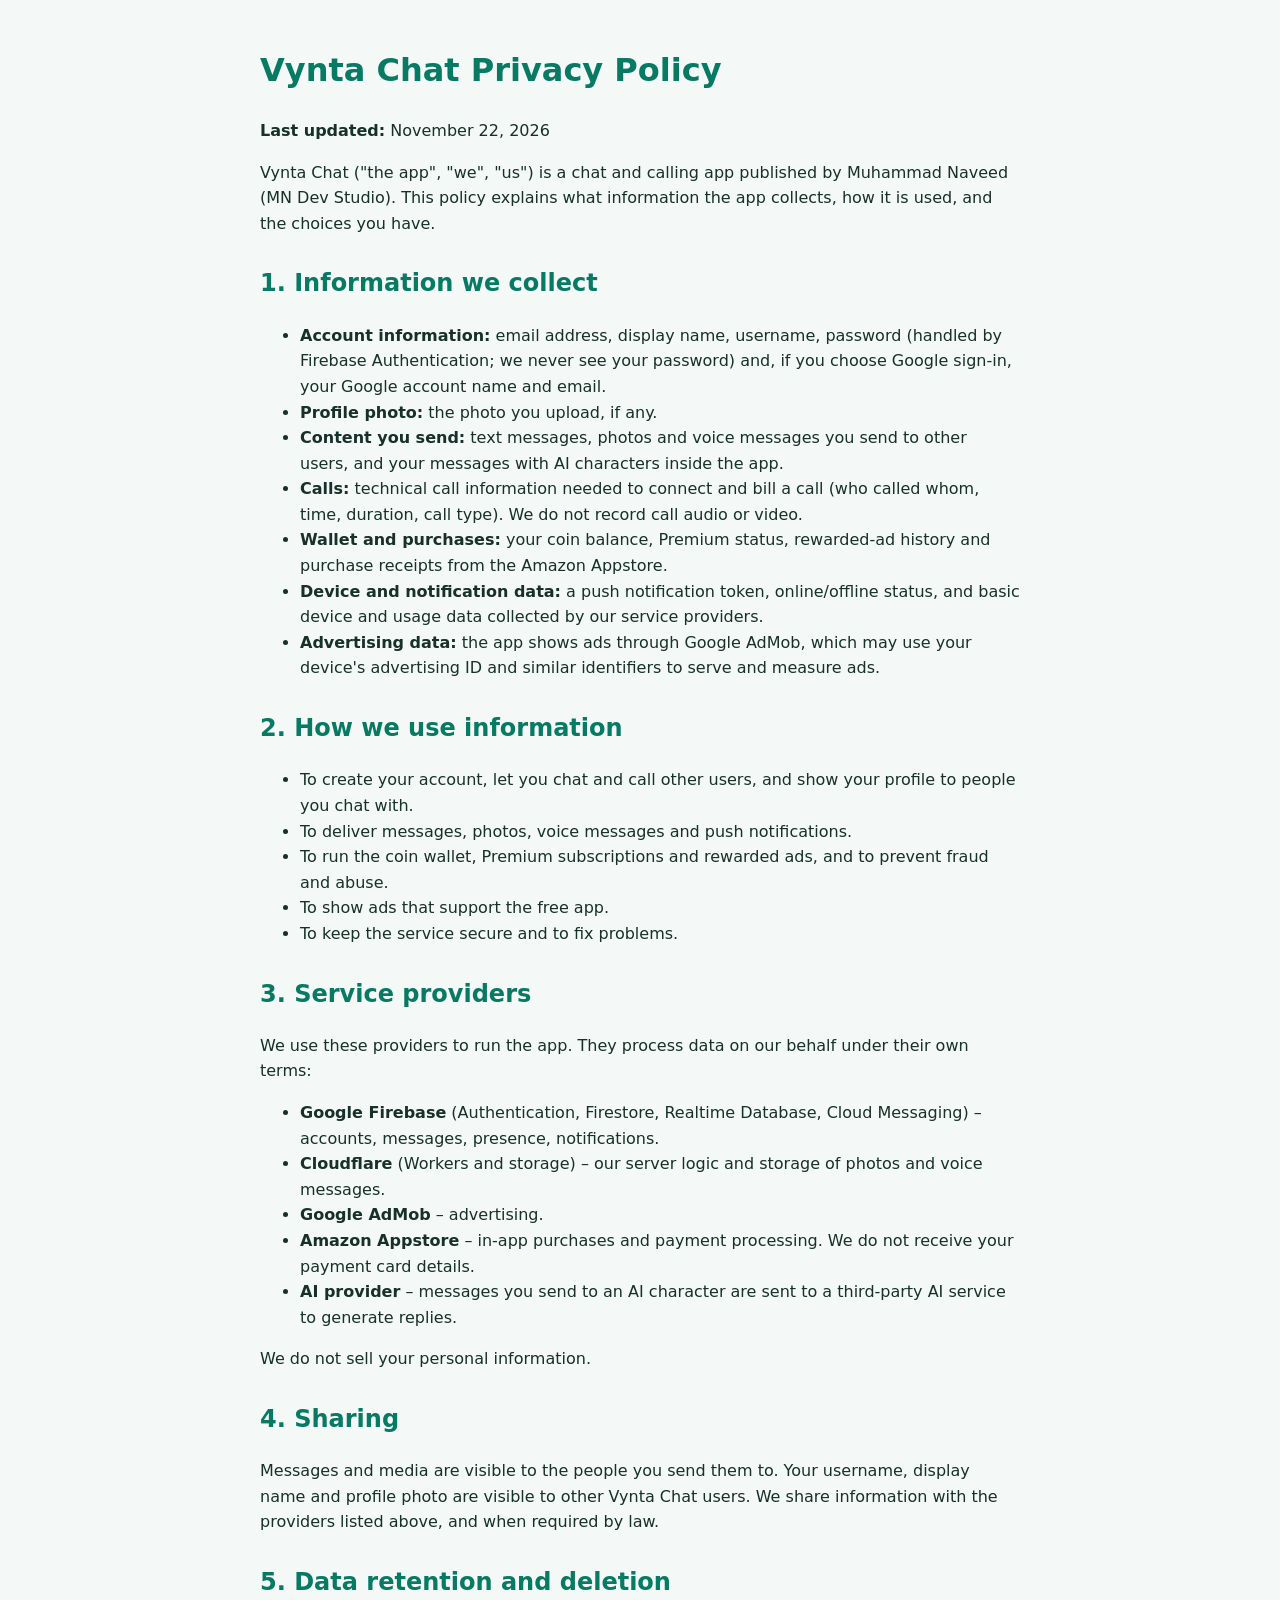
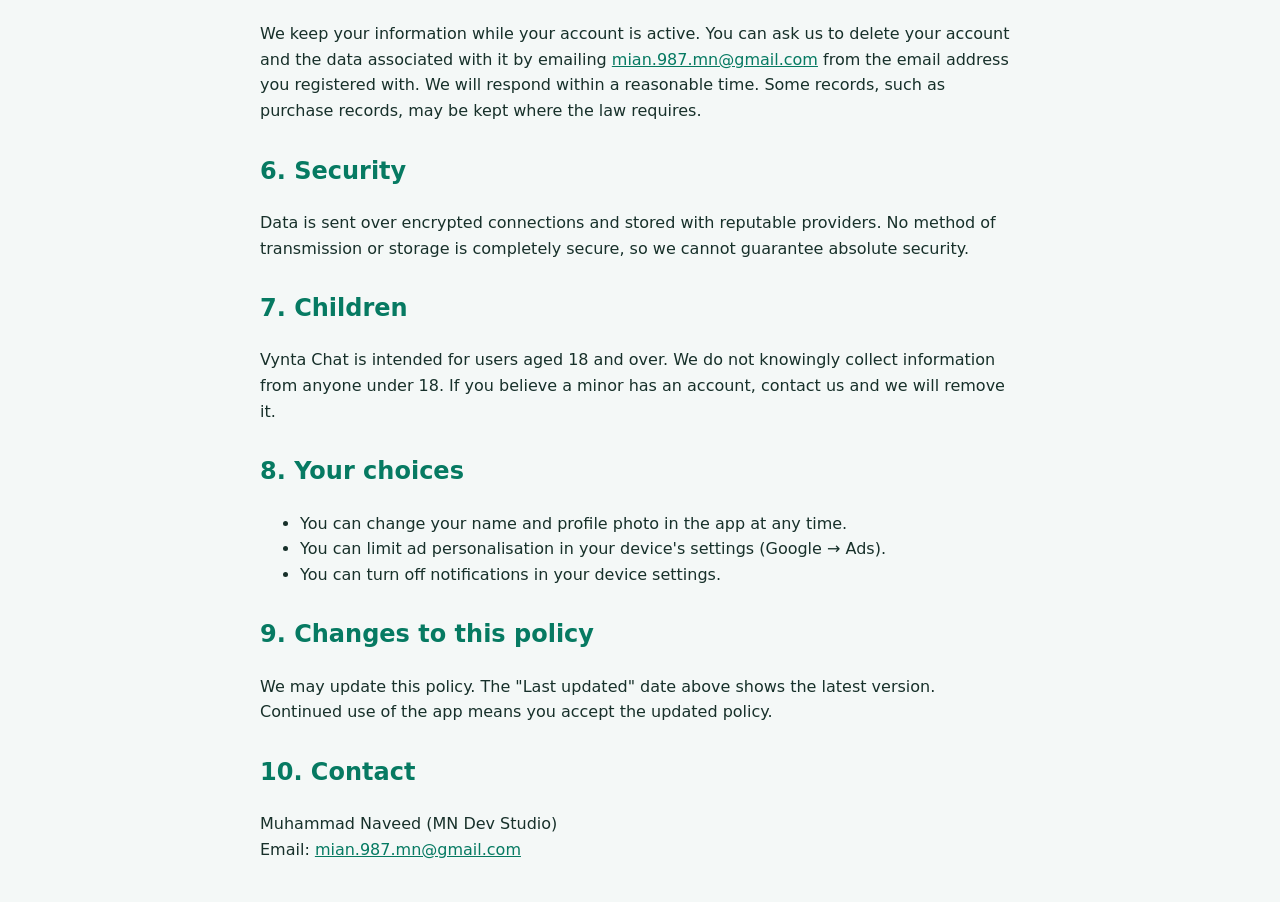
<file: privacy-noxchat.html>
<!doctype html>
<html lang="en">
<head>
<meta charset="utf-8">
<meta name="viewport" content="width=device-width, initial-scale=1">
<title>Vynta Chat Privacy Policy</title>
<style>
  body{font-family:system-ui,-apple-system,Segoe UI,Roboto,sans-serif;line-height:1.6;max-width:760px;margin:0 auto;padding:24px 16px;color:#17302a;background:#f4f8f7}
  h1{color:#067a62} h2{color:#067a62;margin-top:28px}
  a{color:#067a62}
</style>
</head>
<body>
<h1>Vynta Chat Privacy Policy</h1>
<p><b>Last updated:</b> November 22, 2026</p>
<p>Vynta Chat ("the app", "we", "us") is a chat and calling app published by Muhammad Naveed (MN Dev Studio). This policy explains what information the app collects, how it is used, and the choices you have.</p>

<h2>1. Information we collect</h2>
<ul>
  <li><b>Account information:</b> email address, display name, username, password (handled by Firebase Authentication; we never see your password) and, if you choose Google sign-in, your Google account name and email.</li>
  <li><b>Profile photo:</b> the photo you upload, if any.</li>
  <li><b>Content you send:</b> text messages, photos and voice messages you send to other users, and your messages with AI characters inside the app.</li>
  <li><b>Calls:</b> technical call information needed to connect and bill a call (who called whom, time, duration, call type). We do not record call audio or video.</li>
  <li><b>Wallet and purchases:</b> your coin balance, Premium status, rewarded-ad history and purchase receipts from the Amazon Appstore.</li>
  <li><b>Device and notification data:</b> a push notification token, online/offline status, and basic device and usage data collected by our service providers.</li>
  <li><b>Advertising data:</b> the app shows ads through Google AdMob, which may use your device's advertising ID and similar identifiers to serve and measure ads.</li>
</ul>

<h2>2. How we use information</h2>
<ul>
  <li>To create your account, let you chat and call other users, and show your profile to people you chat with.</li>
  <li>To deliver messages, photos, voice messages and push notifications.</li>
  <li>To run the coin wallet, Premium subscriptions and rewarded ads, and to prevent fraud and abuse.</li>
  <li>To show ads that support the free app.</li>
  <li>To keep the service secure and to fix problems.</li>
</ul>

<h2>3. Service providers</h2>
<p>We use these providers to run the app. They process data on our behalf under their own terms:</p>
<ul>
  <li><b>Google Firebase</b> (Authentication, Firestore, Realtime Database, Cloud Messaging) &ndash; accounts, messages, presence, notifications.</li>
  <li><b>Cloudflare</b> (Workers and storage) &ndash; our server logic and storage of photos and voice messages.</li>
  <li><b>Google AdMob</b> &ndash; advertising.</li>
  <li><b>Amazon Appstore</b> &ndash; in-app purchases and payment processing. We do not receive your payment card details.</li>
  <li><b>AI provider</b> &ndash; messages you send to an AI character are sent to a third-party AI service to generate replies.</li>
</ul>
<p>We do not sell your personal information.</p>

<h2>4. Sharing</h2>
<p>Messages and media are visible to the people you send them to. Your username, display name and profile photo are visible to other Vynta Chat users. We share information with the providers listed above, and when required by law.</p>

<h2>5. Data retention and deletion</h2>
<p>We keep your information while your account is active. You can ask us to delete your account and the data associated with it by emailing <a href="mailto:mian.987.mn@gmail.com">mian.987.mn@gmail.com</a> from the email address you registered with. We will respond within a reasonable time. Some records, such as purchase records, may be kept where the law requires.</p>

<h2>6. Security</h2>
<p>Data is sent over encrypted connections and stored with reputable providers. No method of transmission or storage is completely secure, so we cannot guarantee absolute security.</p>

<h2>7. Children</h2>
<p>Vynta Chat is intended for users aged 18 and over. We do not knowingly collect information from anyone under 18. If you believe a minor has an account, contact us and we will remove it.</p>

<h2>8. Your choices</h2>
<ul>
  <li>You can change your name and profile photo in the app at any time.</li>
  <li>You can limit ad personalisation in your device's settings (Google &rarr; Ads).</li>
  <li>You can turn off notifications in your device settings.</li>
</ul>

<h2>9. Changes to this policy</h2>
<p>We may update this policy. The "Last updated" date above shows the latest version. Continued use of the app means you accept the updated policy.</p>

<h2>10. Contact</h2>
<p>Muhammad Naveed (MN Dev Studio)<br>
Email: <a href="mailto:mian.987.mn@gmail.com">mian.987.mn@gmail.com</a></p>
</body>
</html>
</file>
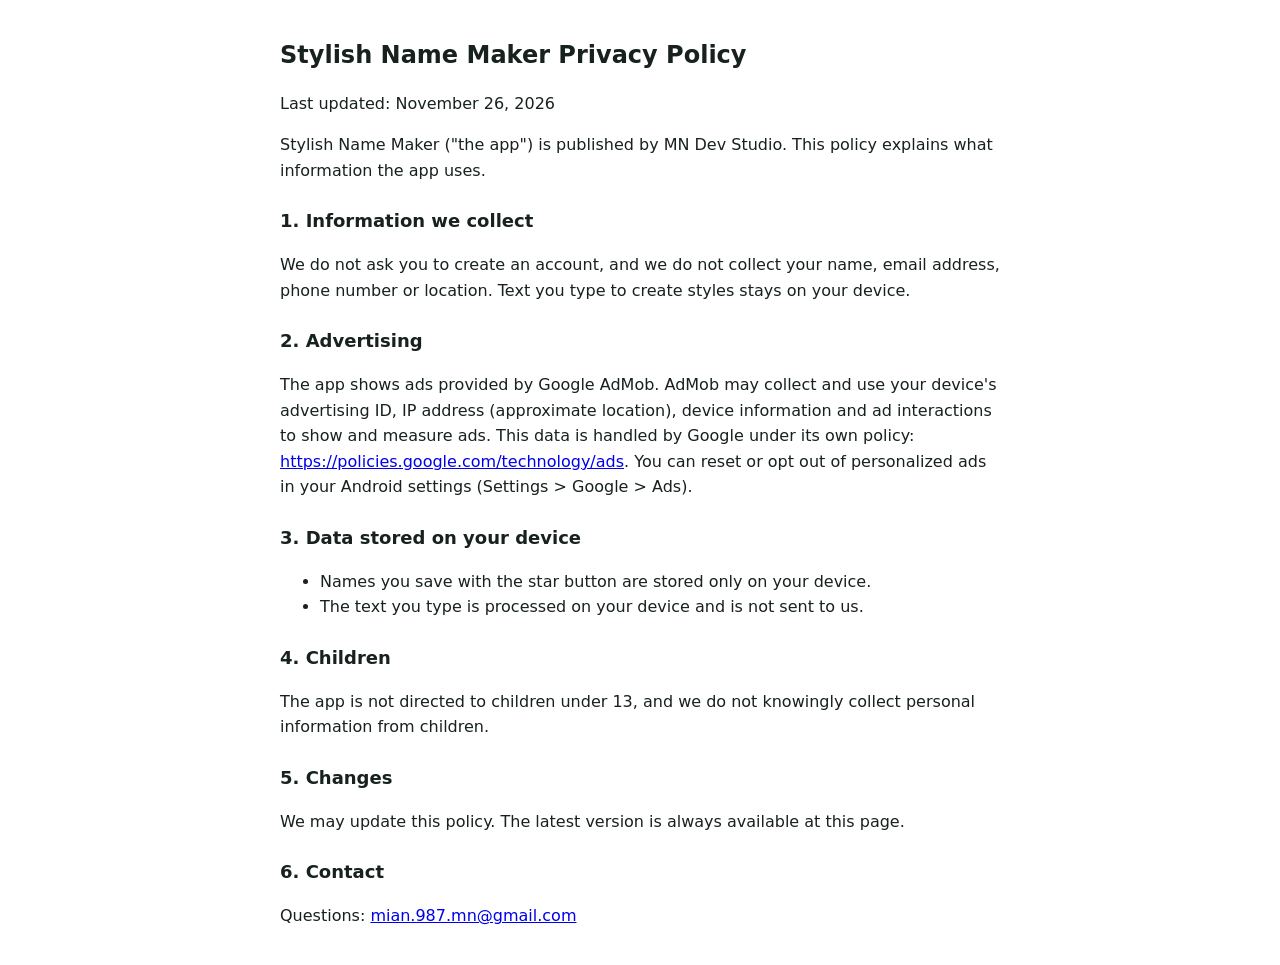
<file: privacy-stylish-name-maker.html>
<!doctype html>
<html lang="en"><head><meta charset="utf-8"><meta name="viewport" content="width=device-width,initial-scale=1">
<title>Stylish Name Maker Privacy Policy</title>
<style>body{font-family:system-ui,sans-serif;max-width:720px;margin:0 auto;padding:20px;line-height:1.6;color:#17211e}h1{font-size:24px}h2{font-size:18px;margin-top:24px}</style></head>
<body>
<h1>Stylish Name Maker Privacy Policy</h1>
<p>Last updated: November 26, 2026</p>
<p>Stylish Name Maker ("the app") is published by MN Dev Studio. This policy explains what information the app uses.</p>

<h2>1. Information we collect</h2>
<p>We do not ask you to create an account, and we do not collect your name, email address, phone number or location. Text you type to create styles stays on your device.</p>

<h2>2. Advertising</h2>
<p>The app shows ads provided by Google AdMob. AdMob may collect and use your device's advertising ID, IP address (approximate location), device information and ad interactions to show and measure ads. This data is handled by Google under its own policy: <a href="https://policies.google.com/technology/ads">https://policies.google.com/technology/ads</a>. You can reset or opt out of personalized ads in your Android settings (Settings &gt; Google &gt; Ads).</p>

<h2>3. Data stored on your device</h2>
<ul>
<li>Names you save with the star button are stored only on your device.</li>
<li>The text you type is processed on your device and is not sent to us.</li>
</ul>

<h2>4. Children</h2>
<p>The app is not directed to children under 13, and we do not knowingly collect personal information from children.</p>

<h2>5. Changes</h2>
<p>We may update this policy. The latest version is always available at this page.</p>

<h2>6. Contact</h2>
<p>Questions: <a href="mailto:mian.987.mn@gmail.com">mian.987.mn@gmail.com</a></p>
</body></html>
</file>
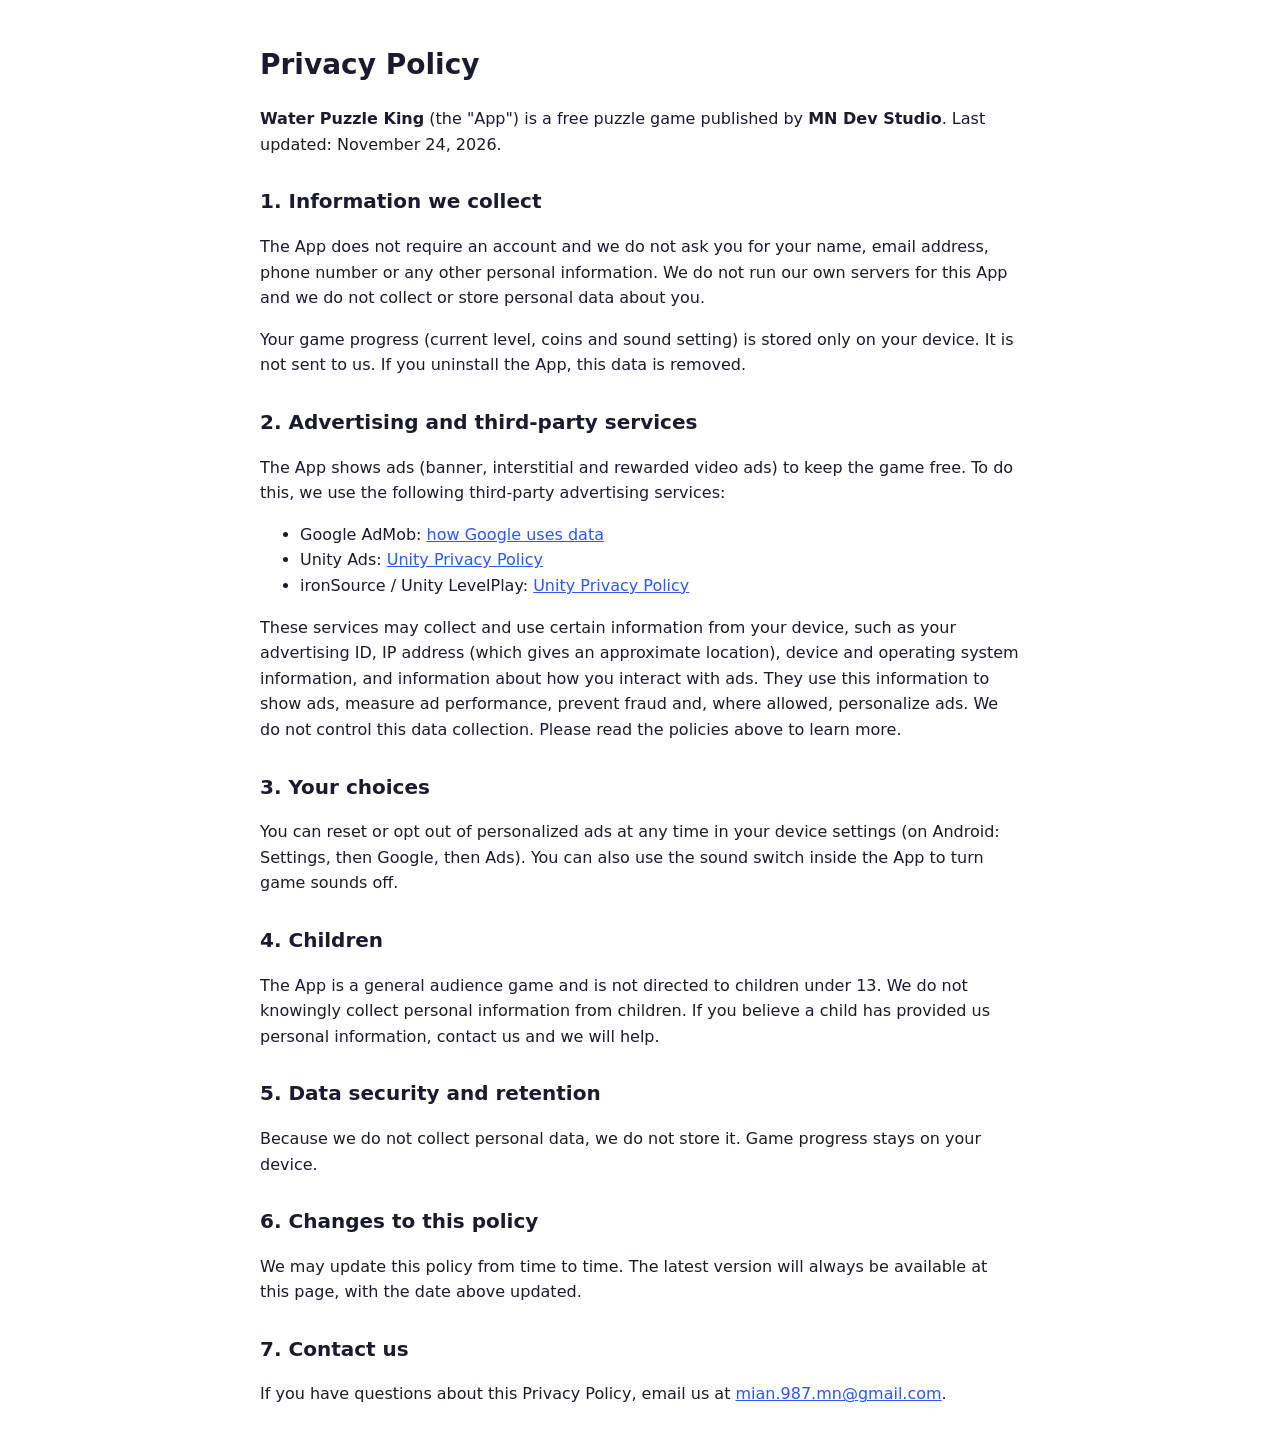
<file: privacy-water-puzzle-king.html>
<!doctype html>
<html lang="en"><head><meta charset="utf-8"><meta name="viewport" content="width=device-width,initial-scale=1">
<title>Privacy Policy - Water Puzzle King</title>
<style>body{font-family:system-ui,Arial,sans-serif;max-width:760px;margin:0 auto;padding:24px 18px;line-height:1.6;color:#1b1b2f}h1{font-size:28px}h2{font-size:20px;margin-top:28px}a{color:#2858ff}</style></head>
<body>
<h1>Privacy Policy</h1>
<p><strong>Water Puzzle King</strong> (the "App") is a free puzzle game published by <strong>MN Dev Studio</strong>. Last updated: November 24, 2026.</p>

<h2>1. Information we collect</h2>
<p>The App does not require an account and we do not ask you for your name, email address, phone number or any other personal information. We do not run our own servers for this App and we do not collect or store personal data about you.</p>
<p>Your game progress (current level, coins and sound setting) is stored only on your device. It is not sent to us. If you uninstall the App, this data is removed.</p>

<h2>2. Advertising and third-party services</h2>
<p>The App shows ads (banner, interstitial and rewarded video ads) to keep the game free. To do this, we use the following third-party advertising services:</p>
<ul>
<li>Google AdMob: <a href="https://policies.google.com/technologies/partner-sites">how Google uses data</a></li>
<li>Unity Ads: <a href="https://unity.com/legal/privacy-policy">Unity Privacy Policy</a></li>
<li>ironSource / Unity LevelPlay: <a href="https://unity.com/legal/privacy-policy">Unity Privacy Policy</a></li>
</ul>
<p>These services may collect and use certain information from your device, such as your advertising ID, IP address (which gives an approximate location), device and operating system information, and information about how you interact with ads. They use this information to show ads, measure ad performance, prevent fraud and, where allowed, personalize ads. We do not control this data collection. Please read the policies above to learn more.</p>

<h2>3. Your choices</h2>
<p>You can reset or opt out of personalized ads at any time in your device settings (on Android: Settings, then Google, then Ads). You can also use the sound switch inside the App to turn game sounds off.</p>

<h2>4. Children</h2>
<p>The App is a general audience game and is not directed to children under 13. We do not knowingly collect personal information from children. If you believe a child has provided us personal information, contact us and we will help.</p>

<h2>5. Data security and retention</h2>
<p>Because we do not collect personal data, we do not store it. Game progress stays on your device.</p>

<h2>6. Changes to this policy</h2>
<p>We may update this policy from time to time. The latest version will always be available at this page, with the date above updated.</p>

<h2>7. Contact us</h2>
<p>If you have questions about this Privacy Policy, email us at <a href="mailto:mian.987.mn@gmail.com">mian.987.mn@gmail.com</a>.</p>
</body></html>
</file>
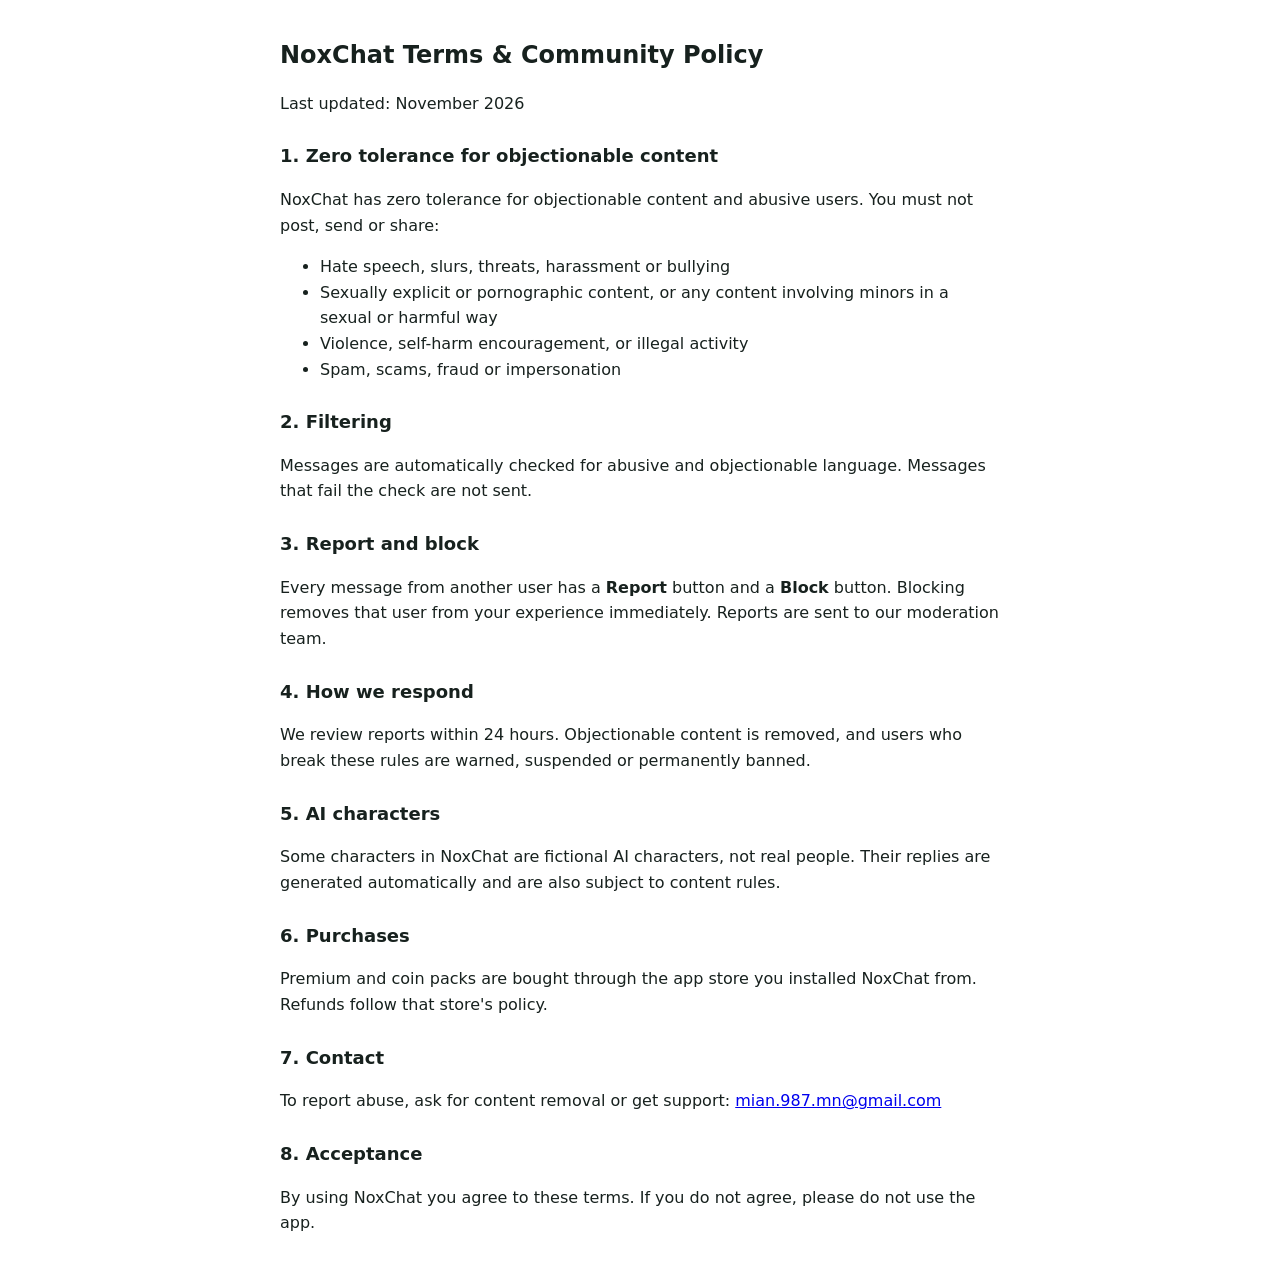
<file: terms-noxchat.html>
<!doctype html>
<html lang="en"><head><meta charset="utf-8"><meta name="viewport" content="width=device-width,initial-scale=1">
<title>NoxChat Terms &amp; Community Policy</title>
<style>body{font-family:system-ui,sans-serif;max-width:720px;margin:0 auto;padding:20px;line-height:1.6;color:#17211e}h1{font-size:24px}h2{font-size:18px;margin-top:26px}</style></head>
<body>
<h1>NoxChat Terms &amp; Community Policy</h1>
<p>Last updated: November 2026</p>

<h2>1. Zero tolerance for objectionable content</h2>
<p>NoxChat has zero tolerance for objectionable content and abusive users. You must not post, send or share:</p>
<ul>
<li>Hate speech, slurs, threats, harassment or bullying</li>
<li>Sexually explicit or pornographic content, or any content involving minors in a sexual or harmful way</li>
<li>Violence, self-harm encouragement, or illegal activity</li>
<li>Spam, scams, fraud or impersonation</li>
</ul>

<h2>2. Filtering</h2>
<p>Messages are automatically checked for abusive and objectionable language. Messages that fail the check are not sent.</p>

<h2>3. Report and block</h2>
<p>Every message from another user has a <b>Report</b> button and a <b>Block</b> button. Blocking removes that user from your experience immediately. Reports are sent to our moderation team.</p>

<h2>4. How we respond</h2>
<p>We review reports within 24 hours. Objectionable content is removed, and users who break these rules are warned, suspended or permanently banned.</p>

<h2>5. AI characters</h2>
<p>Some characters in NoxChat are fictional AI characters, not real people. Their replies are generated automatically and are also subject to content rules.</p>

<h2>6. Purchases</h2>
<p>Premium and coin packs are bought through the app store you installed NoxChat from. Refunds follow that store's policy.</p>

<h2>7. Contact</h2>
<p>To report abuse, ask for content removal or get support: <a href="mailto:mian.987.mn@gmail.com">mian.987.mn@gmail.com</a></p>

<h2>8. Acceptance</h2>
<p>By using NoxChat you agree to these terms. If you do not agree, please do not use the app.</p>
</body></html>
</file>
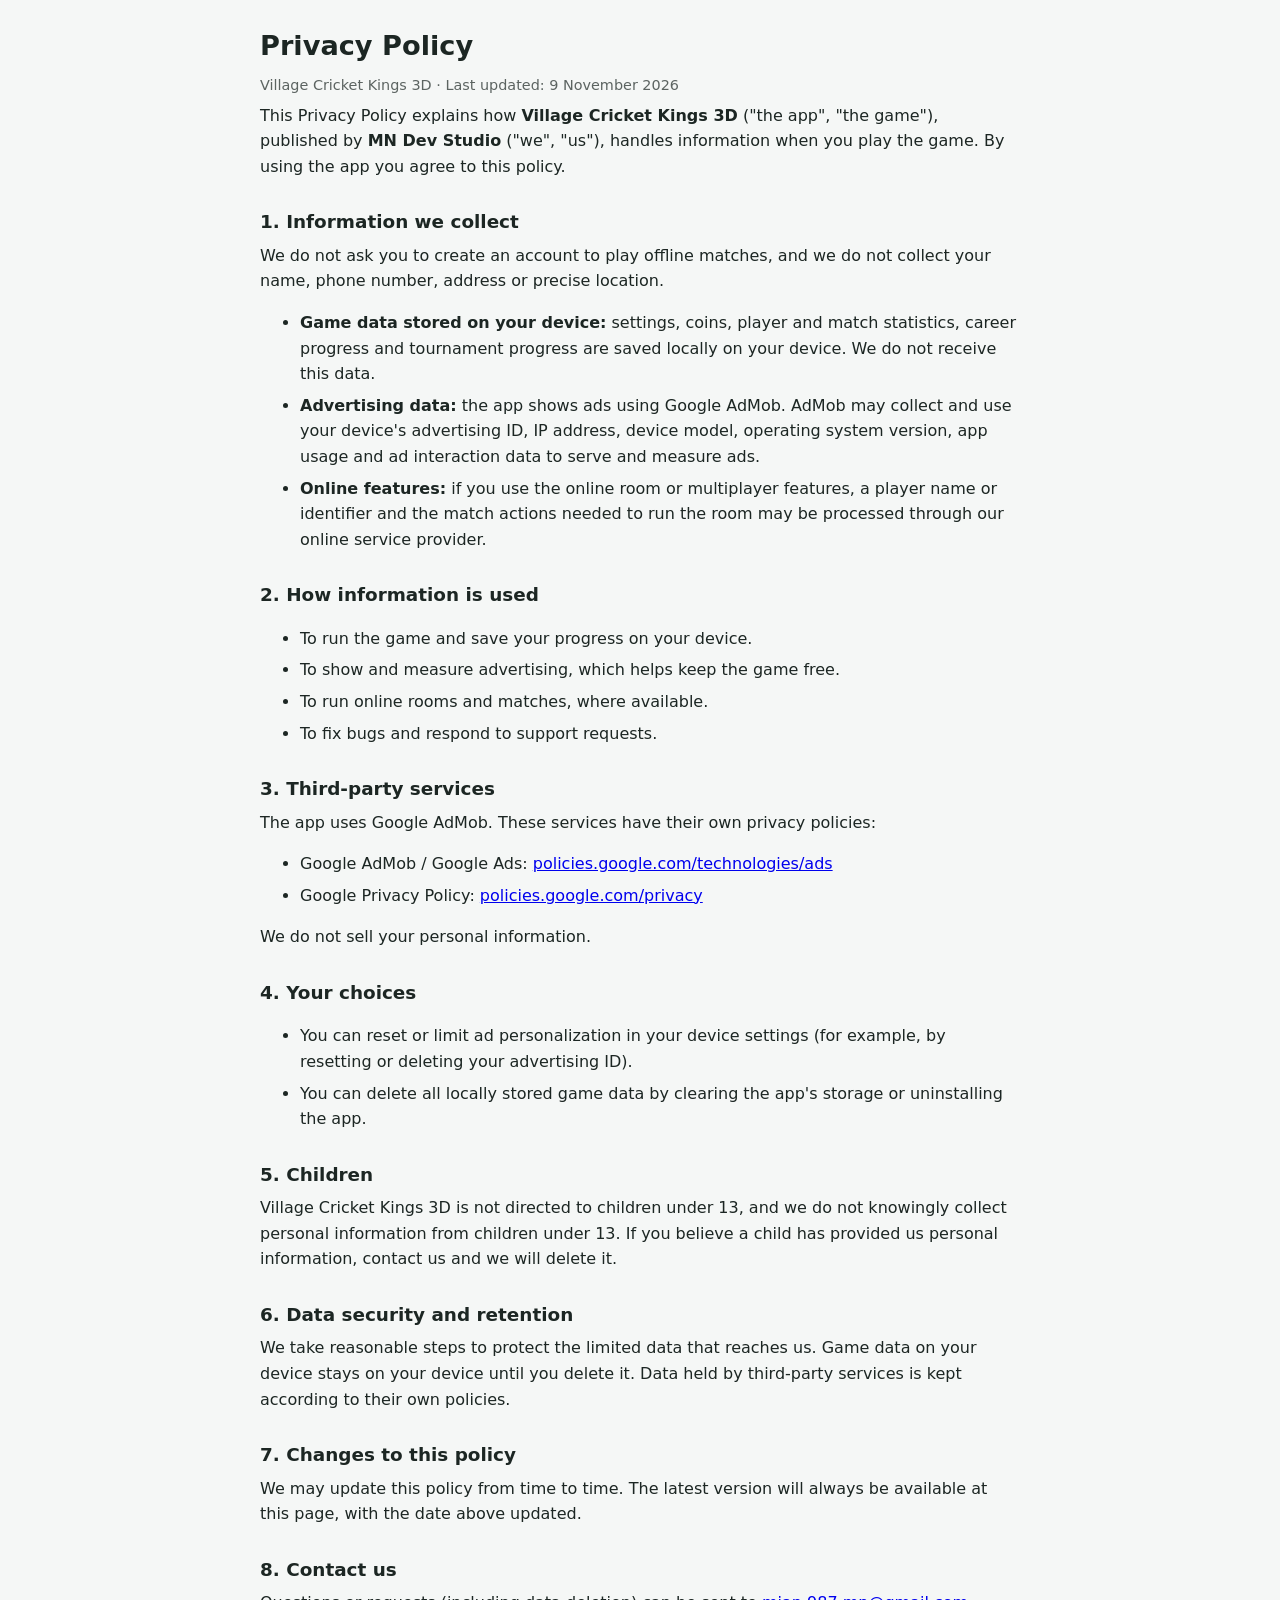
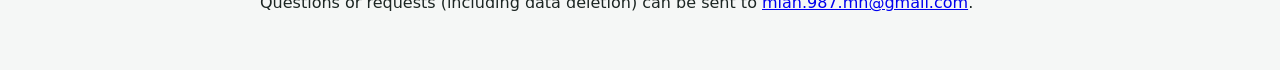
<file: village-cricket-kings-privacy.html>
<!doctype html>
<html lang="en">
<head>
<meta charset="utf-8">
<meta name="viewport" content="width=device-width, initial-scale=1">
<title>Village Cricket Kings 3D - Privacy Policy</title>
<style>
  :root { color-scheme: light dark; }
  body { margin: 0; font: 16px/1.6 system-ui, -apple-system, Segoe UI, Roboto, sans-serif; background: #f5f7f6; color: #1c2623; }
  @media (prefers-color-scheme: dark) { body { background: #0f1714; color: #e6efe9; } a { color: #7fd8a0; } }
  main { max-width: 760px; margin: 0 auto; padding: 24px 16px 48px; }
  h1 { font-size: 1.7rem; margin: 0 0 4px; }
  h2 { font-size: 1.15rem; margin: 28px 0 6px; }
  p, li { margin: 6px 0; }
  .meta { opacity: .7; font-size: .9rem; }
</style>
</head>
<body>
<main>
  <h1>Privacy Policy</h1>
  <p class="meta">Village Cricket Kings 3D &middot; Last updated: 9 November 2026</p>

  <p>This Privacy Policy explains how <strong>Village Cricket Kings 3D</strong> ("the app", "the game"), published by <strong>MN Dev Studio</strong> ("we", "us"), handles information when you play the game. By using the app you agree to this policy.</p>

  <h2>1. Information we collect</h2>
  <p>We do not ask you to create an account to play offline matches, and we do not collect your name, phone number, address or precise location.</p>
  <ul>
    <li><strong>Game data stored on your device:</strong> settings, coins, player and match statistics, career progress and tournament progress are saved locally on your device. We do not receive this data.</li>
    <li><strong>Advertising data:</strong> the app shows ads using Google AdMob. AdMob may collect and use your device's advertising ID, IP address, device model, operating system version, app usage and ad interaction data to serve and measure ads.</li>
    <li><strong>Online features:</strong> if you use the online room or multiplayer features, a player name or identifier and the match actions needed to run the room may be processed through our online service provider.</li>
  </ul>

  <h2>2. How information is used</h2>
  <ul>
    <li>To run the game and save your progress on your device.</li>
    <li>To show and measure advertising, which helps keep the game free.</li>
    <li>To run online rooms and matches, where available.</li>
    <li>To fix bugs and respond to support requests.</li>
  </ul>

  <h2>3. Third-party services</h2>
  <p>The app uses Google AdMob. These services have their own privacy policies:</p>
  <ul>
    <li>Google AdMob / Google Ads: <a href="https://policies.google.com/technologies/ads">policies.google.com/technologies/ads</a></li>
    <li>Google Privacy Policy: <a href="https://policies.google.com/privacy">policies.google.com/privacy</a></li>
  </ul>
  <p>We do not sell your personal information.</p>

  <h2>4. Your choices</h2>
  <ul>
    <li>You can reset or limit ad personalization in your device settings (for example, by resetting or deleting your advertising ID).</li>
    <li>You can delete all locally stored game data by clearing the app's storage or uninstalling the app.</li>
  </ul>

  <h2>5. Children</h2>
  <p>Village Cricket Kings 3D is not directed to children under 13, and we do not knowingly collect personal information from children under 13. If you believe a child has provided us personal information, contact us and we will delete it.</p>

  <h2>6. Data security and retention</h2>
  <p>We take reasonable steps to protect the limited data that reaches us. Game data on your device stays on your device until you delete it. Data held by third-party services is kept according to their own policies.</p>

  <h2>7. Changes to this policy</h2>
  <p>We may update this policy from time to time. The latest version will always be available at this page, with the date above updated.</p>

  <h2>8. Contact us</h2>
  <p>Questions or requests (including data deletion) can be sent to <a href="mailto:mian.987.mn@gmail.com">mian.987.mn@gmail.com</a>.</p>
</main>
</body>
</html>
</file>
<file: style.css>
:root{color-scheme:dark;--bg:#0b1120;--panel:#121c30;--text:#f4f7ff;--muted:#a9b6cc;--blue:#72a5ff;--line:#26344c;--green:#70e1bd}
*{box-sizing:border-box}
html{scroll-behavior:smooth;scroll-padding-top:80px}
body{margin:0;background:var(--bg);color:var(--text);font-family:system-ui,-apple-system,BlinkMacSystemFont,"Segoe UI",sans-serif;line-height:1.65}
a{color:inherit;text-decoration:none}
.topbar{height:76px;padding:0 7%;display:flex;align-items:center;justify-content:space-between;border-bottom:1px solid var(--line);background:#0b1120}
.brand{font-size:19px;font-weight:800;letter-spacing:-.5px}.brand span{color:var(--blue)}
.nav-contact{font-size:14px;color:var(--blue);font-weight:650}
.hero{padding:94px 8% 76px;max-width:1150px;margin:auto}
.eyebrow{font-size:11px;letter-spacing:2px;font-weight:800;color:var(--blue)}
.dot{display:inline-block;width:7px;height:7px;background:var(--green);border-radius:50%;margin-right:8px}
h1{font-size:clamp(36px,7vw,66px);line-height:1.12;letter-spacing:-2px;margin:20px 0;max-width:850px}
h1 span{color:var(--blue)}
.intro{font-size:17px;color:#c1cce0;max-width:650px}
.urdu{color:#c4d0e4;line-height:2}
.actions{display:flex;gap:12px;flex-wrap:wrap;margin:27px 0}
.btn{display:inline-flex;align-items:center;justify-content:center;padding:12px 19px;border-radius:9px;font-size:14px;font-weight:750;min-height:46px}
.primary{background:var(--blue);color:#0b1120}.secondary{border:1px solid #465671;color:var(--text)}
.hero-note{font-size:12px;color:var(--muted);margin-top:35px}.hero-note span{color:var(--green);padding:0 8px}
.section{padding:70px 8%;max-width:1250px;margin:auto}
.section-heading{margin-bottom:30px}.section-heading h2,.contact-section h2{font-size:clamp(27px,4vw,40px);line-height:1.2;margin:9px 0 12px;letter-spacing:-1px}
.section-heading>p:last-child,.contact-section>p:not(.eyebrow){color:var(--muted);max-width:650px}
.cards{display:grid;grid-template-columns:repeat(3,minmax(0,1fr));gap:17px}
.card{background:var(--panel);border:1px solid var(--line);border-radius:15px;padding:24px}
.card-icon{color:var(--green);font-size:27px}.card h3,.project h3{font-size:18px;margin:12px 0 8px}.card p,.project-info p{font-size:14px;color:var(--muted)}
.projects{border-top:1px solid var(--line);border-bottom:1px solid var(--line);max-width:none;background:#0e1728}
.projects>.section-heading,.project-list{max-width:1050px;margin-left:auto;margin-right:auto}
.project-list{display:grid;gap:14px}
.project{display:grid;grid-template-columns:190px 1fr;gap:22px;align-items:center;background:var(--panel);border:1px solid var(--line);border-radius:15px;padding:17px}
.project-art{height:130px;border-radius:10px;display:flex;align-items:center;justify-content:center;font-size:36px;font-weight:900;letter-spacing:-2px}
.project-art span{font-size:16px;margin-left:5px;letter-spacing:0}
.chat-art{background:linear-gradient(140deg,#1b5167,#162d49);color:#a8f2e2}
.javelin-art{background:linear-gradient(140deg,#8a5d1b,#273f35);color:#ffe4a0}
.cricket-art{background:linear-gradient(140deg,#1e684e,#1c3147);color:#b5f0bf}
.tag{font-size:10px;font-weight:800;letter-spacing:1.4px;color:var(--green)}
.project-info h3{margin:7px 0}
.steps{display:grid;grid-template-columns:repeat(3,1fr);gap:18px}
.steps>div{border-left:2px solid var(--blue);padding:8px 17px}.steps b{color:var(--blue);font-size:13px}.steps h3{margin:6px 0}.steps p{font-size:13px;color:var(--muted)}
.contact-section{margin:35px 8% 75px;padding:45px 7%;border:1px solid var(--line);border-radius:18px;background:linear-gradient(135deg,#15223a,#101827);text-align:center}
.contact-section>p{margin-left:auto;margin-right:auto}.centered{justify-content:center}.small-note{font-size:11px!important}
footer{padding:28px 8%;border-top:1px solid var(--line);display:flex;align-items:center;justify-content:space-between;gap:12px;flex-wrap:wrap}
footer p{font-size:12px;color:var(--muted)}
@media(max-width:700px){.topbar{height:65px;padding:0 5%}.brand{font-size:17px}.hero{padding:68px 6% 52px}h1{letter-spacing:-1.3px}.section{padding:52px 6%}.cards{grid-template-columns:1fr}.card{padding:20px}.project{grid-template-columns:1fr;gap:13px}.project-art{height:105px}.steps{grid-template-columns:1fr;gap:8px}.contact-section{margin:20px 5% 50px;padding:35px 6%}.hero-note{line-height:2}footer{padding:24px 6%}}

/* ===== MN DEV STUDIO: PREMIUM DARK BLUE UPGRADE ===== */
:root {
  color-scheme: dark;
  --premium-bg: #070b16;
  --premium-panel: rgba(17, 27, 49, 0.82);
  --premium-line: rgba(148, 177, 225, 0.18);
  --premium-blue: #66a6ff;
  --premium-cyan: #65e1f2;
  --premium-text: #f2f6ff;
  --premium-muted: #aab8d0;
}

html {
  scroll-behavior: smooth;
  scroll-padding-top: 90px;
}

body {
  color: var(--premium-text);
  background:
    radial-gradient(ellipse at 12% 4%, rgba(34, 91, 190, .22), transparent 35rem),
    radial-gradient(ellipse at 92% 35%, rgba(24, 147, 190, .10), transparent 30rem),
    var(--premium-bg);
  line-height: 1.75;
  -webkit-font-smoothing: antialiased;
}

::selection {
  color: #fff;
  background: #2768ce;
}

a {
  transition: color .22s ease, background .22s ease,
              border-color .22s ease, transform .22s ease,
              box-shadow .22s ease;
}

.topbar {
  position: sticky;
  top: 0;
  z-index: 20;
  background: rgba(7, 11, 22, .86);
  border-bottom: 1px solid var(--premium-line);
  backdrop-filter: blur(18px);
  -webkit-backdrop-filter: blur(18px);
}

.brand {
  font-weight: 800;
  letter-spacing: -.045em;
}

.brand span {
  display: inline-grid;
  place-items: center;
  width: 36px;
  height: 36px;
  margin-right: 5px;
  border: 1px solid rgba(117, 177, 255, .55);
  border-radius: 11px;
  color: white;
  background: linear-gradient(140deg, #3479ed, #15356e);
  box-shadow: 0 5px 22px rgba(48, 113, 230, .22);
}

.nav-contact {
  border: 1px solid var(--premium-line);
  border-radius: 12px;
  padding: 9px 15px;
  background: rgba(255, 255, 255, .035);
}

.nav-contact:hover {
  border-color: var(--premium-blue);
  background: rgba(102, 166, 255, .10);
}

.hero {
  position: relative;
  isolation: isolate;
  overflow: hidden;
  padding-top: clamp(76px, 12vw, 145px);
  padding-bottom: clamp(76px, 11vw, 130px);
}

.hero::before {
  content: "";
  position: absolute;
  z-index: -1;
  top: 12%;
  right: -100px;
  width: min(48vw, 440px);
  aspect-ratio: 1;
  border: 1px solid rgba(102, 166, 255, .12);
  border-radius: 50%;
  box-shadow:
    0 0 0 38px rgba(102, 166, 255, .025),
    0 0 0 78px rgba(102, 166, 255, .018);
  pointer-events: none;
}

.eyebrow {
  color: var(--premium-cyan);
  font-size: .76rem;
  font-weight: 800;
  letter-spacing: .16em;
  line-height: 1.8;
}

.hero h1 {
  max-width: 850px;
  color: var(--premium-text);
  font-size: clamp(2.7rem, 7.4vw, 5.6rem);
  line-height: 1.08;
  letter-spacing: -.065em;
  text-wrap: balance;
}

.hero h1 span {
  color: var(--premium-blue);
  background: linear-gradient(100deg, #82b8ff, #67e0ee);
  -webkit-background-clip: text;
  background-clip: text;
  -webkit-text-fill-color: transparent;
}

.intro {
  max-width: 660px;
  color: #c3cfe3;
  font-size: clamp(1.02rem, 2vw, 1.2rem);
  line-height: 1.9;
}

.urdu {
  color: var(--premium-muted);
  line-height: 2;
}

.hero .urdu {
  max-width: 700px;
}

.dot {
  box-shadow: 0 0 12px var(--premium-cyan);
}

.actions {
  gap: 13px;
  margin-top: 28px;
}

.btn {
  min-height: 48px;
  border: 1px solid var(--premium-line);
  border-radius: 13px;
  padding: 12px 20px;
  font-weight: 750;
  text-decoration: none;
}

.btn.primary {
  border-color: #4388f5;
  color: #fff;
  background: linear-gradient(120deg, #286be0, #398ce9);
  box-shadow: 0 8px 28px rgba(37, 105, 222, .22);
}

.btn.primary:hover {
  transform: translateY(-2px);
  box-shadow: 0 12px 32px rgba(37, 105, 222, .36);
}

.btn.secondary {
  color: #e0eaff;
  background: rgba(255, 255, 255, .045);
}

.btn.secondary:hover {
  border-color: var(--premium-blue);
  background: rgba(102, 166, 255, .10);
  transform: translateY(-2px);
}

.hero-note {
  color: #95a8c8;
  font-size: .84rem;
  letter-spacing: .025em;
}

.section {
  padding-top: clamp(56px, 8vw, 94px);
  padding-bottom: clamp(56px, 8vw, 94px);
}

.section-heading {
  margin-bottom: 30px;
}

.section-heading h2,
.contact-section h2 {
  color: var(--premium-text);
  font-size: clamp(1.8rem, 4vw, 2.8rem);
  letter-spacing: -.045em;
  line-height: 1.2;
}

.section-heading > p:not(.eyebrow) {
  color: var(--premium-muted);
}

.cards {
  gap: 18px;
}

.card {
  border: 1px solid var(--premium-line);
  border-radius: 20px;
  background: linear-gradient(145deg, rgba(22, 34, 58, .88), rgba(11, 18, 34, .9));
  box-shadow: 0 12px 35px rgba(0, 0, 0, .12);
  transition: transform .24s ease, border-color .24s ease,
              box-shadow .24s ease;
}

.card:hover {
  transform: translateY(-5px);
  border-color: rgba(102, 166, 255, .48);
  box-shadow: 0 18px 42px rgba(0, 0, 0, .23);
}

.card h3,
.project h3 {
  color: #f2f6ff;
  letter-spacing: -.025em;
}

.card p,
.project p {
  color: #afbdd4;
}

.card-icon {
  color: var(--premium-cyan);
}

.projects {
  border-top: 1px solid rgba(148, 177, 225, .08);
  border-bottom: 1px solid rgba(148, 177, 225, .08);
  background: rgba(12, 20, 37, .38);
}

.project-list {
  gap: 20px;
}

.project {
  overflow: hidden;
  border: 1px solid var(--premium-line);
  border-radius: 20px;
  background: linear-gradient(120deg, rgba(22, 34, 58, .86), rgba(10, 17, 32, .96));
  transition: transform .24s ease, border-color .24s ease;
}

.project:hover {
  transform: translateY(-3px);
  border-color: rgba(102, 166, 255, .42);
}

.project-art {
  min-height: 160px;
  background-image: radial-gradient(circle at 75% 20%, rgba(255,255,255,.12), transparent 35%);
}

.chat-art {
  background-color: #123b72;
  background-image: radial-gradient(ellipse at 80% 25%, #236caa, transparent 55%);
}

.realestate-art {
  color: #fff2d7;
  background: radial-gradient(ellipse at 80% 20%, #b7a06b, transparent 55%), linear-gradient(135deg, #234b3d, #101b30);
}

.javelin-art {
  background-color: #163e3b;
  background-image: radial-gradient(ellipse at 80% 25%, #237a6d, transparent 55%);
}

.cricket-art {
  background-color: #34295f;
  background-image: radial-gradient(ellipse at 80% 25%, #6c4eaa, transparent 55%);
}

.tag {
  border: 1px solid rgba(102, 166, 255, .26);
  border-radius: 999px;
  padding: 5px 10px;
  color: #a8caff;
  background: rgba(51, 108, 199, .12);
  font-size: .7rem;
  font-weight: 800;
  letter-spacing: .08em;
}

.steps {
  gap: 16px;
}

.steps > * {
  border: 1px solid var(--premium-line);
  border-radius: 16px;
  background: rgba(17, 27, 49, .58);
}

.contact-section {
  margin-top: 30px;
  margin-bottom: 55px;
  border: 1px solid rgba(102, 166, 255, .25);
  border-radius: 26px;
  padding: clamp(28px, 6vw, 58px);
  background:
    radial-gradient(ellipse at 90% 0%, rgba(49, 118, 222, .19), transparent 55%),
    linear-gradient(135deg, rgba(20, 36, 64, .96), rgba(10, 17, 32, .96));
  box-shadow: 0 20px 60px rgba(0, 0, 0, .18);
}

.contact-section > p:not(.eyebrow):not(.urdu) {
  color: #c0cee3;
}

.small-note {
  color: #92a4c0;
}

footer {
  border-top: 1px solid var(--premium-line);
  background: rgba(5, 9, 18, .62);
}

footer p {
  color: #91a1ba;
}

:focus-visible {
  outline: 2px solid var(--premium-cyan);
  outline-offset: 4px;
}

@media (max-width: 640px) {
  .hero {
    padding-top: 68px;
    padding-bottom: 70px;
  }

  .hero::before {
    top: 8%;
    right: -190px;
    width: 330px;
  }

  .hero h1 {
    font-size: clamp(2.45rem, 12vw, 3.7rem);
  }

  .actions {
    align-items: stretch;
  }

  .actions .btn {
    text-align: center;
  }

  .card,
  .project {
    border-radius: 16px;
  }

  .contact-section {
    border-radius: 20px;
    margin-bottom: 32px;
  }
}

@media (prefers-reduced-motion: reduce) {
  html {
    scroll-behavior: auto;
  }

  *,
  *::before,
  *::after {
    animation-duration: .01ms !important;
    transition-duration: .01ms !important;
  }
}

/* Homepage availability badge */
.availability-badge {
  display: inline-flex;
  align-items: center;
  gap: 9px;
  margin: 8px 0 12px;
  padding: 8px 13px;
  border: 1px solid rgba(102, 166, 255, .25);
  border-radius: 999px;
  color: #c6d9f8;
  background: rgba(30, 65, 116, .24);
  font-size: 12px;
  font-weight: 650;
  letter-spacing: .02em;
}
.availability-badge span {
  width: 7px;
  height: 7px;
  flex: 0 0 7px;
  border-radius: 50%;
  background: #65e1b4;
  box-shadow: 0 0 10px rgba(101, 225, 180, .65);
}

/* ===== PREMIUM PROJECT SHOWCASE ===== */
.project-list {
  gap: 22px;
}

.project {
  position: relative;
  isolation: isolate;
  gap: 26px;
  padding: 20px;
  border: 1px solid rgba(132, 169, 226, .19);
  border-radius: 22px;
  background: linear-gradient(
    115deg,
    rgba(22, 36, 62, .96),
    rgba(10, 17, 33, .96)
  );
  box-shadow: 0 14px 36px rgba(0, 0, 0, .16);
  transition: transform .25s ease, border-color .25s ease,
              box-shadow .25s ease;
}

.project::before {
  content: "";
  position: absolute;
  inset: 0 auto 0 0;
  width: 3px;
  border-radius: 22px 0 0 22px;
  background: linear-gradient(180deg, #69a9ff, #65e1f2);
  opacity: .7;
}

.project:hover {
  transform: translateY(-4px);
  border-color: rgba(102, 166, 255, .55);
  box-shadow: 0 20px 48px rgba(0, 0, 0, .26),
              0 0 24px rgba(55, 119, 220, .08);
}

.project-art {
  position: relative;
  min-height: 150px;
  overflow: hidden;
  border: 1px solid rgba(255, 255, 255, .12);
  border-radius: 17px;
  font-size: 42px;
  letter-spacing: -2px;
  box-shadow: inset 0 1px 0 rgba(255, 255, 255, .09);
}

.project-art::after {
  content: "";
  position: absolute;
  right: -30px;
  bottom: -65px;
  width: 150px;
  height: 150px;
  border: 1px solid rgba(255, 255, 255, .14);
  border-radius: 50%;
  box-shadow: 0 0 0 18px rgba(255, 255, 255, .025),
              0 0 0 38px rgba(255, 255, 255, .02);
  pointer-events: none;
}

.chat-art {
  color: #d9f8ff;
  background: radial-gradient(ellipse at 20% 10%, #287cb7, transparent 60%),
              linear-gradient(135deg, #102f58, #101b36);
}

.javelin-art {
  color: #e0fff5;
  background: radial-gradient(ellipse at 20% 10%, #268d83, transparent 60%),
              linear-gradient(135deg, #123f43, #101b36);
}

.cricket-art {
  color: #eee4ff;
  background: radial-gradient(ellipse at 20% 10%, #7653bd, transparent 60%),
              linear-gradient(135deg, #30265c, #101b36);
}

.project-info {
  padding: 5px 4px;
}

.project-info h3 {
  margin-top: 12px;
  margin-bottom: 9px;
  font-size: clamp(19px, 2.4vw, 24px);
  letter-spacing: -.035em;
}

.project-info p {
  max-width: 680px;
  line-height: 1.85;
}

.tag {
  display: inline-flex;
  align-items: center;
  padding: 6px 11px;
  border: 1px solid rgba(102, 166, 255, .25);
  border-radius: 999px;
  color: #b9d5ff;
  background: rgba(45, 91, 159, .17);
  font-size: 10px;
  letter-spacing: 1.1px;
}

@media (max-width: 700px) {
  .project-list {
    gap: 17px;
  }

  .project {
    padding: 15px;
    gap: 12px;
    border-radius: 18px;
  }

  .project-art {
    min-height: 125px;
    border-radius: 14px;
  }

  .project-info {
    padding: 4px 2px 7px;
  }
}

@media (prefers-reduced-motion: reduce) {
  .project {
    transition: none;
  }
}

/* ===== PRICING SECTION ===== */
.pricing-section {
  max-width: none;
  background: linear-gradient(180deg, rgba(12, 22, 41, .55), rgba(7, 11, 22, .2));
  border-top: 1px solid var(--premium-line);
  border-bottom: 1px solid var(--premium-line);
}

.pricing-section > .section-heading,
.pricing-grid,
.pricing-note {
  max-width: 1080px;
  margin-left: auto;
  margin-right: auto;
}

.pricing-section .section-heading {
  margin-bottom: 34px;
}

.pricing-grid {
  display: grid;
  grid-template-columns: repeat(3, minmax(0, 1fr));
  gap: 18px;
  align-items: stretch;
}

.price-card {
  display: flex;
  flex-direction: column;
  min-width: 0;
  padding: 25px 22px;
  border: 1px solid var(--premium-line);
  border-radius: 18px;
  background: linear-gradient(155deg, rgba(20, 33, 57, .96), rgba(11, 18, 33, .96));
  box-shadow: 0 14px 38px rgba(0, 0, 0, .13);
}

.featured-price {
  border-color: rgba(102, 166, 255, .7);
  background: linear-gradient(155deg, rgba(31, 61, 105, .72), rgba(12, 22, 41, .98));
  box-shadow: 0 12px 38px rgba(43, 111, 224, .14);
}

.price-label {
  min-height: 22px;
  margin: 0 0 8px;
  color: var(--premium-cyan);
  font-size: 11px;
  font-weight: 850;
  letter-spacing: .13em;
}

.price-card h3 {
  margin: 0 0 9px;
  font-size: 20px;
  line-height: 1.35;
  letter-spacing: -.025em;
}

.price-description {
  min-height: 70px;
  margin: 0 0 20px;
  color: var(--premium-muted);
  font-size: 13px;
  line-height: 1.7;
}

.price-group {
  display: flex;
  flex-direction: column;
  gap: 2px;
  padding: 12px 0;
  border-top: 1px solid var(--premium-line);
}

.price-group span {
  color: var(--premium-muted);
  font-size: 12px;
}

.price-group strong {
  color: var(--premium-text);
  font-size: 27px;
  line-height: 1.35;
  letter-spacing: -.04em;
}

.international-price strong {
  color: var(--premium-blue);
}

.price-card ul {
  display: grid;
  gap: 10px;
  margin: 16px 0 24px;
  padding: 0;
  list-style: none;
}

.price-card li {
  position: relative;
  padding-left: 22px;
  color: #c5d1e5;
  font-size: 13px;
  line-height: 1.6;
}

.price-card li::before {
  content: "✓";
  position: absolute;
  left: 0;
  color: var(--premium-cyan);
  font-weight: 900;
}

.price-cta {
  width: 100%;
  margin-top: auto;
  text-align: center;
}

.pricing-note {
  margin-top: 25px;
  color: var(--premium-muted);
  font-size: 12px;
  line-height: 1.8;
  text-align: center;
}

@media (max-width: 850px) {
  .pricing-grid {
    grid-template-columns: 1fr;
    max-width: 520px;
  }

  .price-description {
    min-height: 0;
  }

  .price-card {
    padding: 24px;
  }
}

.project-actions{margin-top:12px}
.project-actions .btn{min-height:42px}
.btn.disabled{opacity:.55;cursor:not-allowed;pointer-events:none}
.tools-art{background:linear-gradient(135deg,#0f766e,#22c55e);color:#fff}

.mahjong-art{background:linear-gradient(135deg,#7f1d1d,#dc2626);color:#fff}

.love-art{background:linear-gradient(135deg,#7c3aed,#ec4899);color:#fff}
.creator-art{background:linear-gradient(135deg,#6d28d9,#ec4899);color:#fff}
</file>
